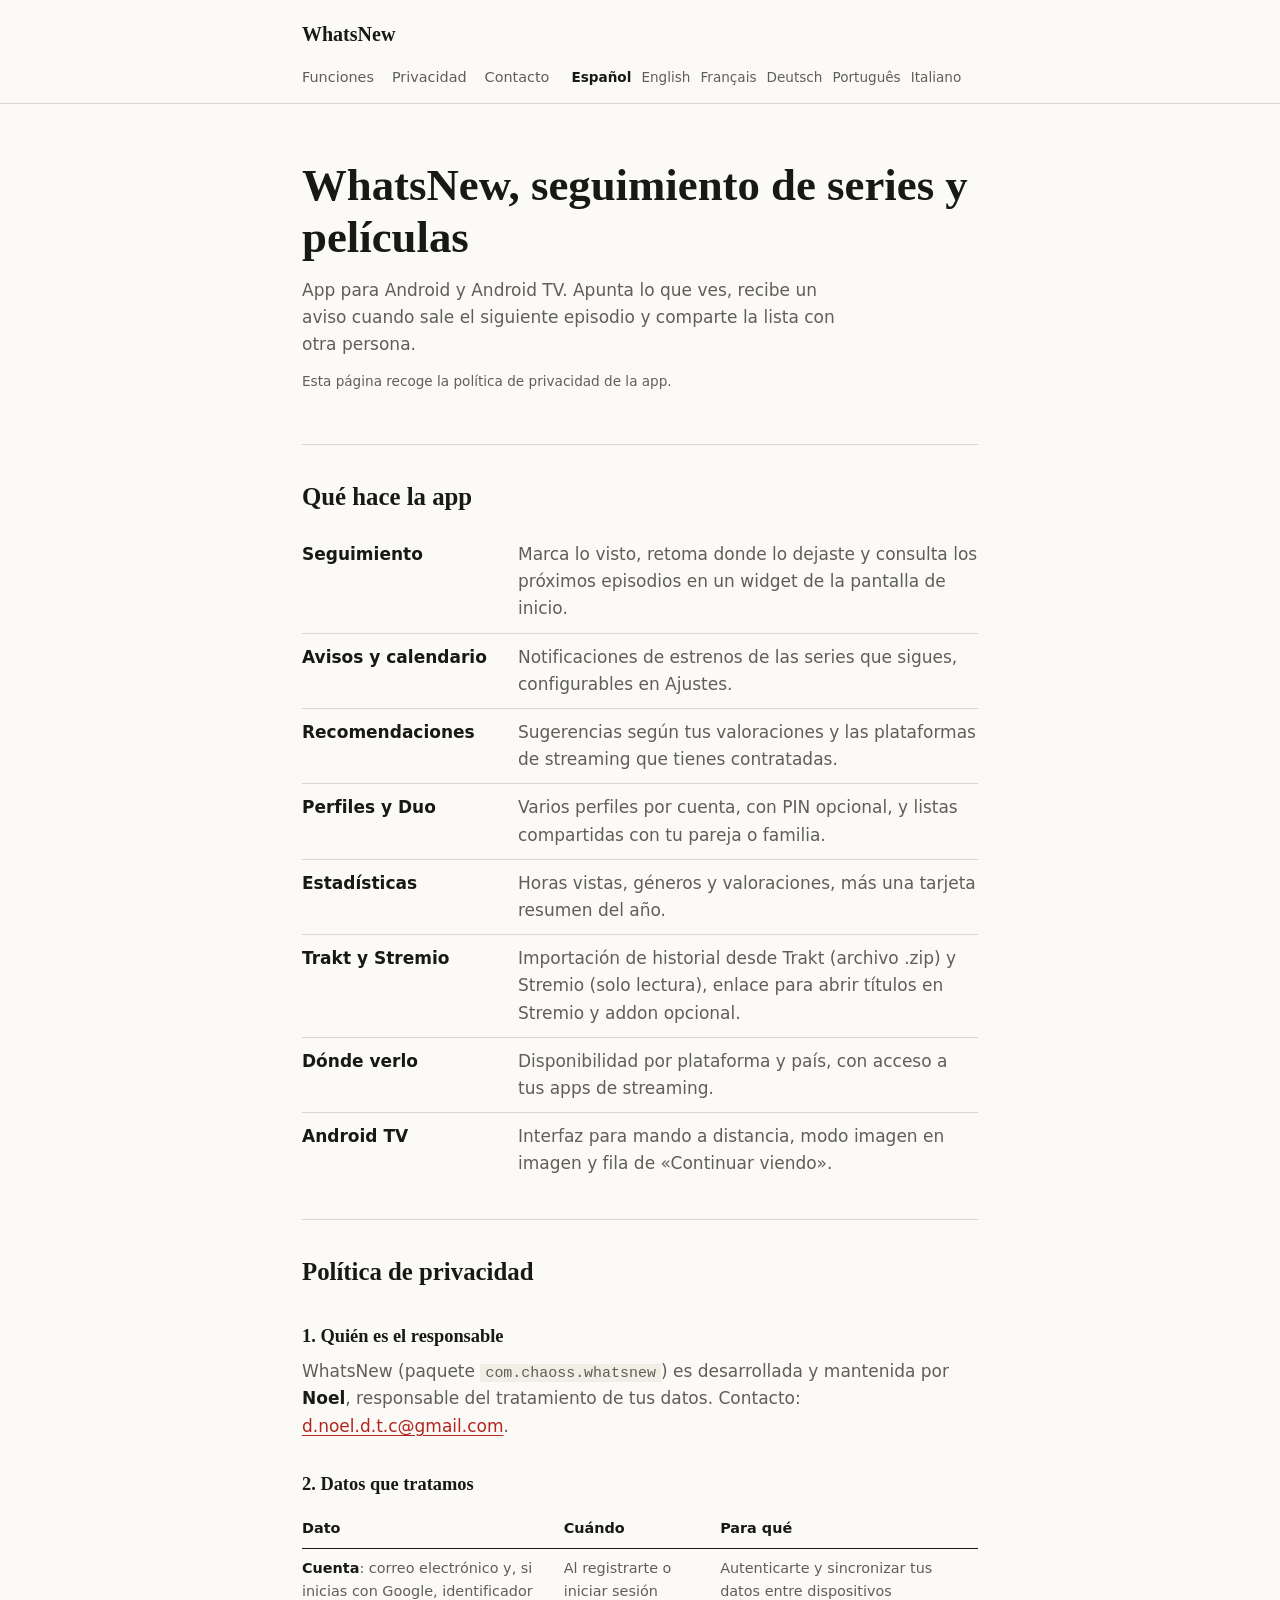
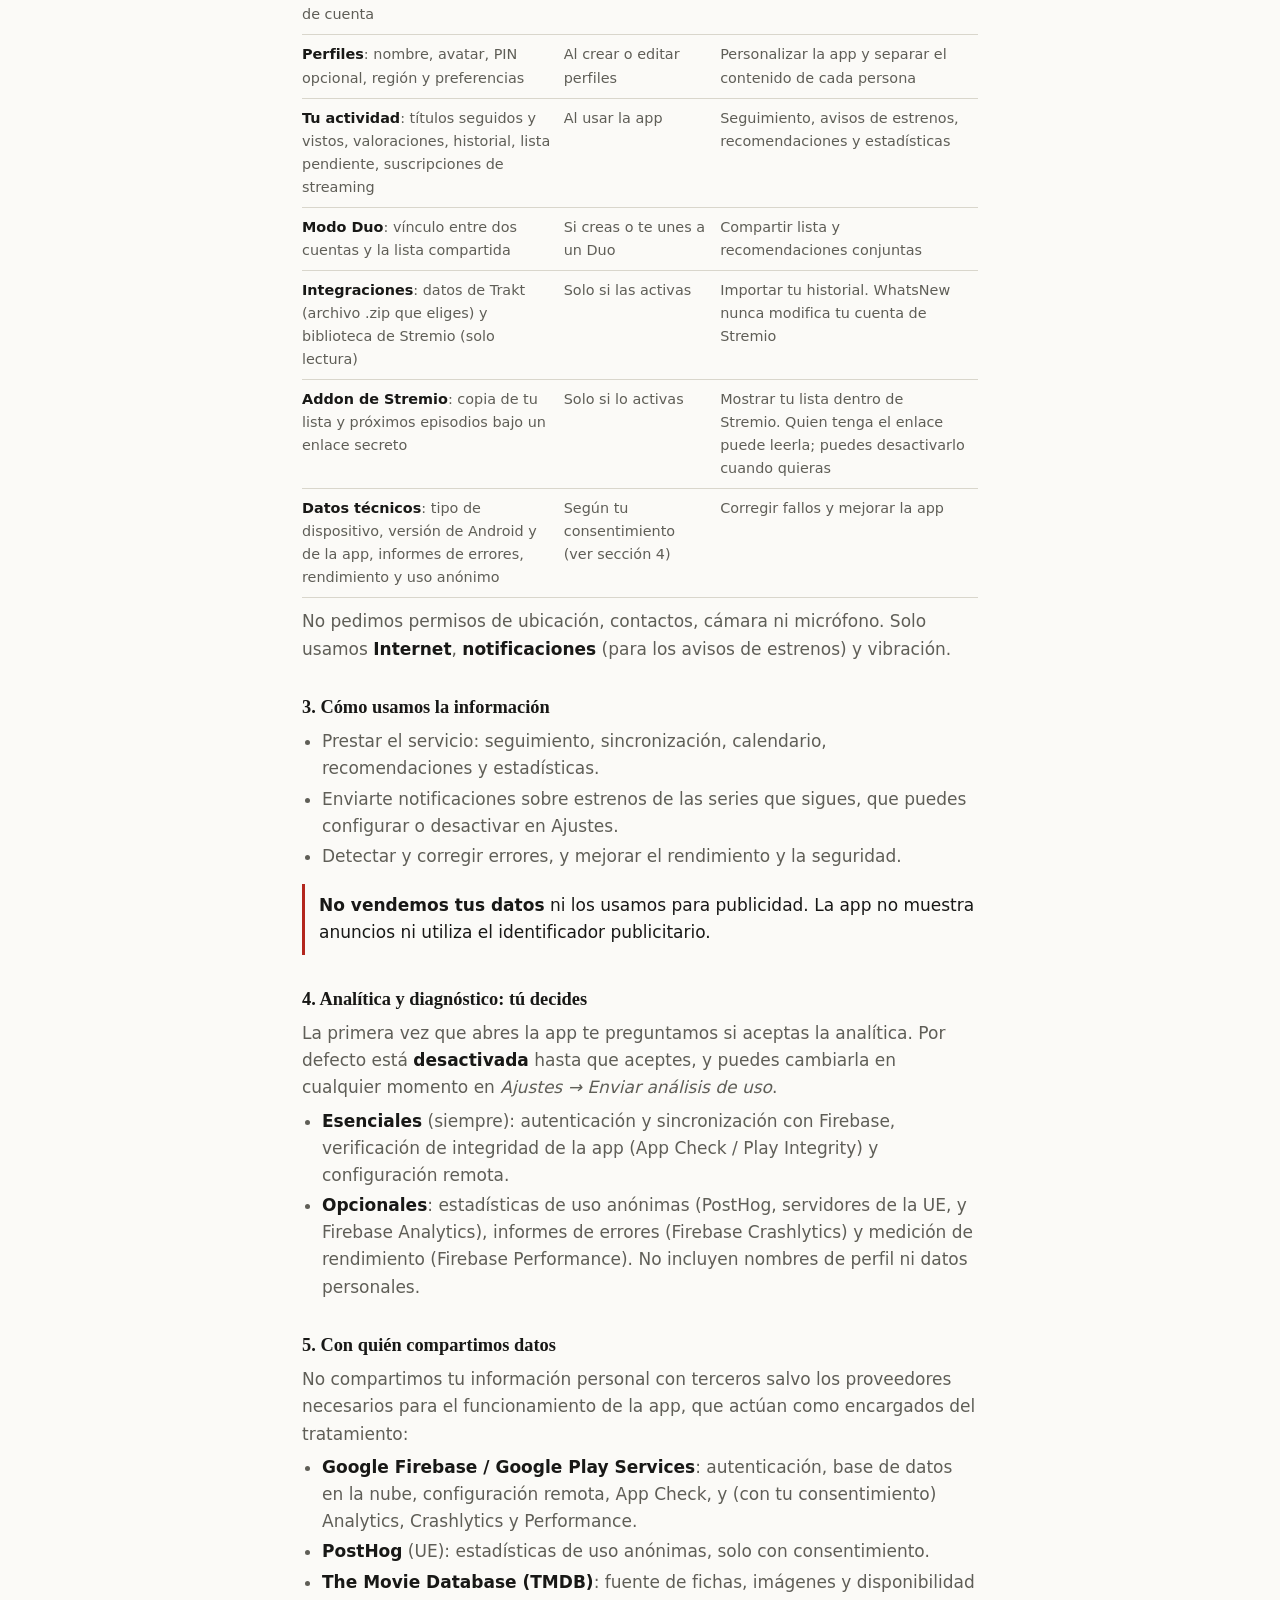
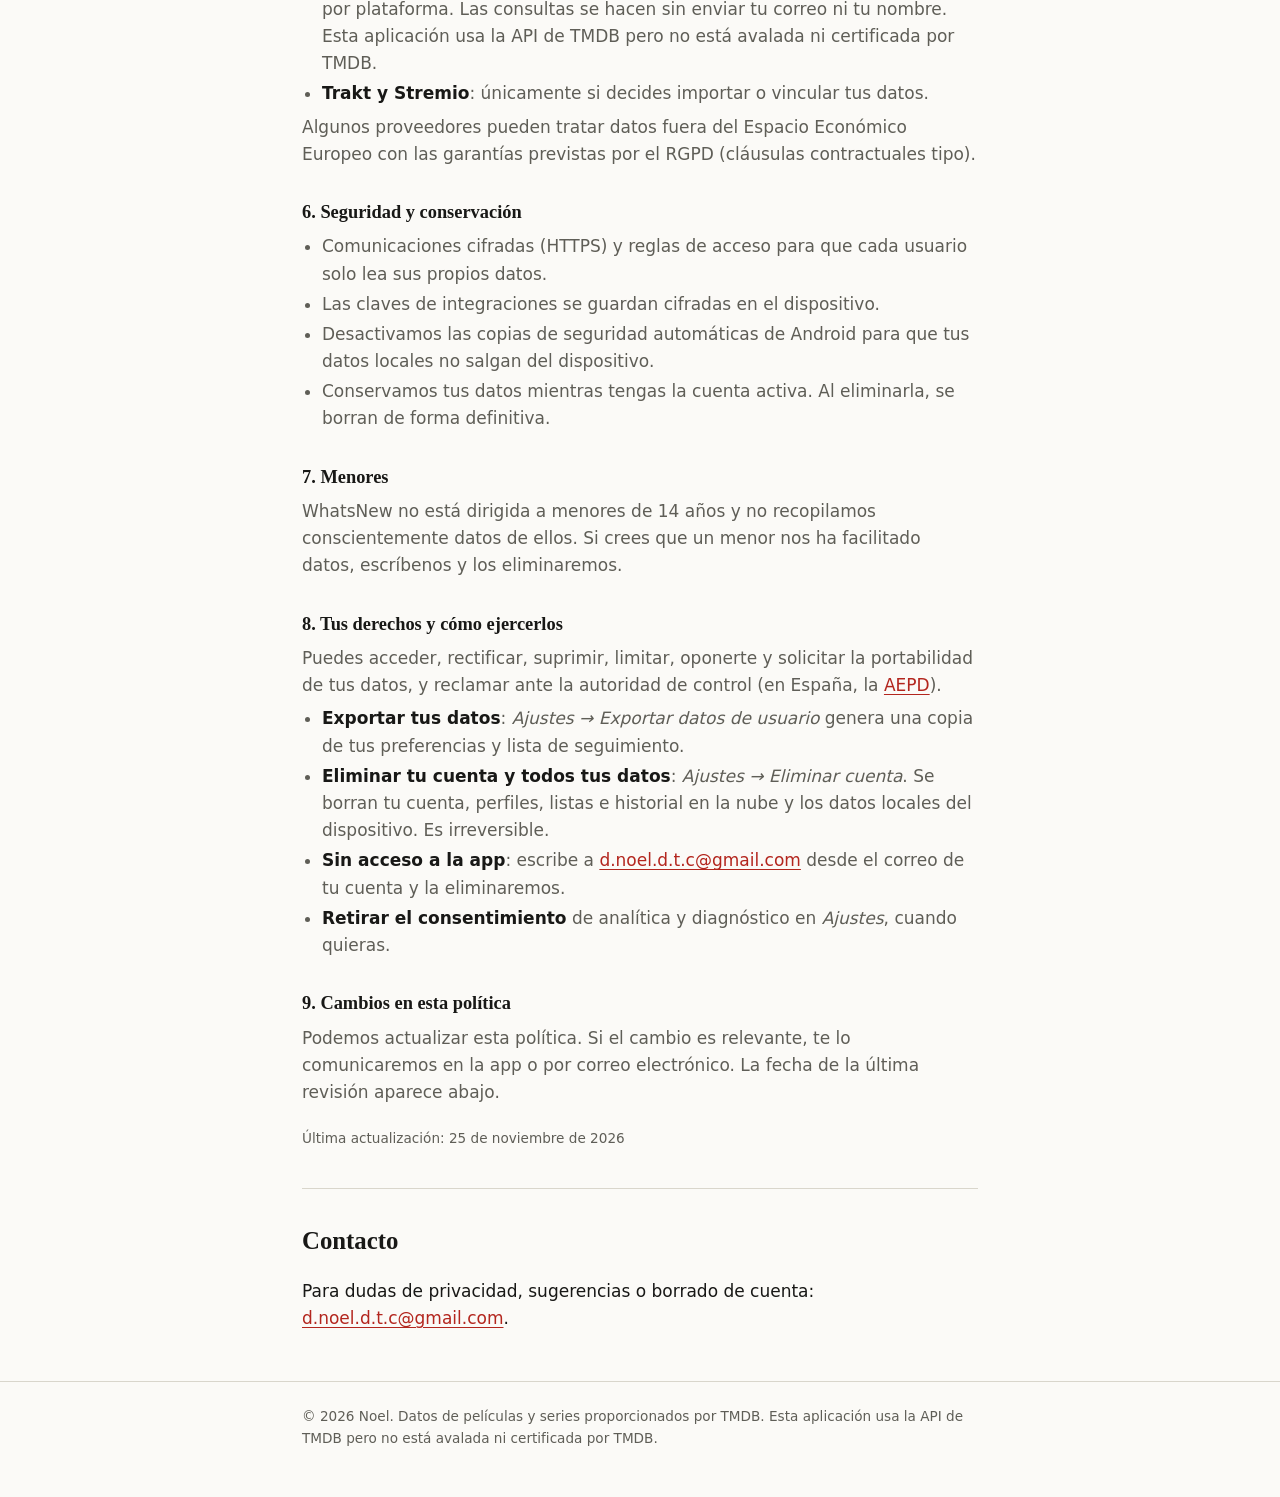
<file: index.html>
<!DOCTYPE html>
<html lang="es">
<head>
  <meta charset="UTF-8">
  <meta name="viewport" content="width=device-width, initial-scale=1.0">
  <title>WhatsNew · Seguimiento de series y películas</title>
  <meta name="description" content="WhatsNew: sigue series y películas, recibe avisos de estrenos y comparte tu lista. Política de privacidad.">
  <link rel="alternate" hreflang="es" href="https://noeldtc.github.io/whatsnew/">
  <link rel="alternate" hreflang="en" href="https://noeldtc.github.io/whatsnew/en/">
  <link rel="alternate" hreflang="fr" href="https://noeldtc.github.io/whatsnew/fr/">
  <link rel="alternate" hreflang="de" href="https://noeldtc.github.io/whatsnew/de/">
  <link rel="alternate" hreflang="pt" href="https://noeldtc.github.io/whatsnew/pt/">
  <link rel="alternate" hreflang="it" href="https://noeldtc.github.io/whatsnew/it/">
  <link rel="stylesheet" href="style.css">
</head>
<body>
  <header class="top">
    <div class="wrap">
      <a class="brand" href="#top">WhatsNew</a>
      <div class="right">
        <nav>
          <a href="#funciones">Funciones</a>
          <a href="#privacidad">Privacidad</a>
          <a href="#contacto">Contacto</a>
        </nav>
        <div class="langs" aria-label="Language"><a href="./" hreflang="es" lang="es" aria-current="page">Español</a> <a href="en/" hreflang="en" lang="en">English</a> <a href="fr/" hreflang="fr" lang="fr">Français</a> <a href="de/" hreflang="de" lang="de">Deutsch</a> <a href="pt/" hreflang="pt" lang="pt">Português</a> <a href="it/" hreflang="it" lang="it">Italiano</a></div>
      </div>
    </div>
  </header>

  <div class="wrap intro" id="top">
    <h1>WhatsNew, seguimiento de series y películas</h1>
    <p>App para Android y Android TV. Apunta lo que ves, recibe un aviso cuando sale el siguiente episodio y comparte la lista con otra persona.</p>
    <p class="meta">Esta página recoge la política de privacidad de la app.</p>
  </div>

  <main class="wrap">
    <section id="funciones">
      <h2>Qué hace la app</h2>
      <dl class="features">
        <div><dt>Seguimiento</dt><dd>Marca lo visto, retoma donde lo dejaste y consulta los próximos episodios en un widget de la pantalla de inicio.</dd></div>
        <div><dt>Avisos y calendario</dt><dd>Notificaciones de estrenos de las series que sigues, configurables en Ajustes.</dd></div>
        <div><dt>Recomendaciones</dt><dd>Sugerencias según tus valoraciones y las plataformas de streaming que tienes contratadas.</dd></div>
        <div><dt>Perfiles y Duo</dt><dd>Varios perfiles por cuenta, con PIN opcional, y listas compartidas con tu pareja o familia.</dd></div>
        <div><dt>Estadísticas</dt><dd>Horas vistas, géneros y valoraciones, más una tarjeta resumen del año.</dd></div>
        <div><dt>Trakt y Stremio</dt><dd>Importación de historial desde Trakt (archivo .zip) y Stremio (solo lectura), enlace para abrir títulos en Stremio y addon opcional.</dd></div>
        <div><dt>Dónde verlo</dt><dd>Disponibilidad por plataforma y país, con acceso a tus apps de streaming.</dd></div>
        <div><dt>Android TV</dt><dd>Interfaz para mando a distancia, modo imagen en imagen y fila de «Continuar viendo».</dd></div>
      </dl>
    </section>

    <section id="privacidad">
      <h2>Política de privacidad</h2>

      <div class="policy">
        <h3>1. Quién es el responsable</h3>
        <p>WhatsNew (paquete <code>com.chaoss.whatsnew</code>) es desarrollada y mantenida por <strong>Noel</strong>, responsable del tratamiento de tus datos. Contacto: <a href="mailto:d.noel.d.t.c@gmail.com">d.noel.d.t.c@gmail.com</a>.</p>

        <h3>2. Datos que tratamos</h3>
        <div class="table-wrap">
          <table>
            <thead><tr><th>Dato</th><th>Cuándo</th><th>Para qué</th></tr></thead>
            <tbody>
              <tr><td><strong>Cuenta</strong>: correo electrónico y, si inicias con Google, identificador de cuenta</td><td>Al registrarte o iniciar sesión</td><td>Autenticarte y sincronizar tus datos entre dispositivos</td></tr>
              <tr><td><strong>Perfiles</strong>: nombre, avatar, PIN opcional, región y preferencias</td><td>Al crear o editar perfiles</td><td>Personalizar la app y separar el contenido de cada persona</td></tr>
              <tr><td><strong>Tu actividad</strong>: títulos seguidos y vistos, valoraciones, historial, lista pendiente, suscripciones de streaming</td><td>Al usar la app</td><td>Seguimiento, avisos de estrenos, recomendaciones y estadísticas</td></tr>
              <tr><td><strong>Modo Duo</strong>: vínculo entre dos cuentas y la lista compartida</td><td>Si creas o te unes a un Duo</td><td>Compartir lista y recomendaciones conjuntas</td></tr>
              <tr><td><strong>Integraciones</strong>: datos de Trakt (archivo .zip que eliges) y biblioteca de Stremio (solo lectura)</td><td>Solo si las activas</td><td>Importar tu historial. WhatsNew nunca modifica tu cuenta de Stremio</td></tr>
              <tr><td><strong>Addon de Stremio</strong>: copia de tu lista y próximos episodios bajo un enlace secreto</td><td>Solo si lo activas</td><td>Mostrar tu lista dentro de Stremio. Quien tenga el enlace puede leerla; puedes desactivarlo cuando quieras</td></tr>
              <tr><td><strong>Datos técnicos</strong>: tipo de dispositivo, versión de Android y de la app, informes de errores, rendimiento y uso anónimo</td><td>Según tu consentimiento (ver sección 4)</td><td>Corregir fallos y mejorar la app</td></tr>
            </tbody>
          </table>
        </div>
        <p>No pedimos permisos de ubicación, contactos, cámara ni micrófono. Solo usamos <strong>Internet</strong>, <strong>notificaciones</strong> (para los avisos de estrenos) y vibración.</p>

        <h3>3. Cómo usamos la información</h3>
        <ul>
          <li>Prestar el servicio: seguimiento, sincronización, calendario, recomendaciones y estadísticas.</li>
          <li>Enviarte notificaciones sobre estrenos de las series que sigues, que puedes configurar o desactivar en Ajustes.</li>
          <li>Detectar y corregir errores, y mejorar el rendimiento y la seguridad.</li>
        </ul>
        <div class="note"><p><strong>No vendemos tus datos</strong> ni los usamos para publicidad. La app no muestra anuncios ni utiliza el identificador publicitario.</p></div>

        <h3>4. Analítica y diagnóstico: tú decides</h3>
        <p>La primera vez que abres la app te preguntamos si aceptas la analítica. Por defecto está <strong>desactivada</strong> hasta que aceptes, y puedes cambiarla en cualquier momento en <em>Ajustes → Enviar análisis de uso</em>.</p>
        <ul>
          <li><strong>Esenciales</strong> (siempre): autenticación y sincronización con Firebase, verificación de integridad de la app (App Check / Play Integrity) y configuración remota.</li>
          <li><strong>Opcionales</strong>: estadísticas de uso anónimas (PostHog, servidores de la UE, y Firebase Analytics), informes de errores (Firebase Crashlytics) y medición de rendimiento (Firebase Performance). No incluyen nombres de perfil ni datos personales.</li>
        </ul>

        <h3>5. Con quién compartimos datos</h3>
        <p>No compartimos tu información personal con terceros salvo los proveedores necesarios para el funcionamiento de la app, que actúan como encargados del tratamiento:</p>
        <ul>
          <li><strong>Google Firebase / Google Play Services</strong>: autenticación, base de datos en la nube, configuración remota, App Check, y (con tu consentimiento) Analytics, Crashlytics y Performance.</li>
          <li><strong>PostHog</strong> (UE): estadísticas de uso anónimas, solo con consentimiento.</li>
          <li><strong>The Movie Database (TMDB)</strong>: fuente de fichas, imágenes y disponibilidad por plataforma. Las consultas se hacen sin enviar tu correo ni tu nombre. Esta aplicación usa la API de TMDB pero no está avalada ni certificada por TMDB.</li>
          <li><strong>Trakt y Stremio</strong>: únicamente si decides importar o vincular tus datos.</li>
        </ul>
        <p>Algunos proveedores pueden tratar datos fuera del Espacio Económico Europeo con las garantías previstas por el RGPD (cláusulas contractuales tipo).</p>

        <h3>6. Seguridad y conservación</h3>
        <ul>
          <li>Comunicaciones cifradas (HTTPS) y reglas de acceso para que cada usuario solo lea sus propios datos.</li>
          <li>Las claves de integraciones se guardan cifradas en el dispositivo.</li>
          <li>Desactivamos las copias de seguridad automáticas de Android para que tus datos locales no salgan del dispositivo.</li>
          <li>Conservamos tus datos mientras tengas la cuenta activa. Al eliminarla, se borran de forma definitiva.</li>
        </ul>

        <h3>7. Menores</h3>
        <p>WhatsNew no está dirigida a menores de 14 años y no recopilamos conscientemente datos de ellos. Si crees que un menor nos ha facilitado datos, escríbenos y los eliminaremos.</p>

        <h3 id="derechos">8. Tus derechos y cómo ejercerlos</h3>
        <p>Puedes acceder, rectificar, suprimir, limitar, oponerte y solicitar la portabilidad de tus datos, y reclamar ante la autoridad de control (en España, la <a href="https://www.aepd.es" rel="noopener">AEPD</a>).</p>
        <ul>
          <li><strong>Exportar tus datos</strong>: <em>Ajustes → Exportar datos de usuario</em> genera una copia de tus preferencias y lista de seguimiento.</li>
          <li><strong>Eliminar tu cuenta y todos tus datos</strong>: <em>Ajustes → Eliminar cuenta</em>. Se borran tu cuenta, perfiles, listas e historial en la nube y los datos locales del dispositivo. Es irreversible.</li>
          <li><strong>Sin acceso a la app</strong>: escribe a <a href="mailto:d.noel.d.t.c@gmail.com?subject=WhatsNew%20-%20Eliminar%20datos">d.noel.d.t.c@gmail.com</a> desde el correo de tu cuenta y la eliminaremos.</li>
          <li><strong>Retirar el consentimiento</strong> de analítica y diagnóstico en <em>Ajustes</em>, cuando quieras.</li>
        </ul>

        <h3>9. Cambios en esta política</h3>
        <p>Podemos actualizar esta política. Si el cambio es relevante, te lo comunicaremos en la app o por correo electrónico. La fecha de la última revisión aparece abajo.</p>
        <p class="updated">Última actualización: 25 de noviembre de 2026</p>
      </div>
    </section>

    <section id="contacto">
      <h2>Contacto</h2>
      <p>Para dudas de privacidad, sugerencias o borrado de cuenta: <a href="mailto:d.noel.d.t.c@gmail.com">d.noel.d.t.c@gmail.com</a>.</p>
    </section>
  </main>

  <footer>
    <div class="wrap">
      © 2026 Noel. Datos de películas y series proporcionados por TMDB. Esta aplicación usa la API de TMDB pero no está avalada ni certificada por TMDB.
    </div>
  </footer>
</body>
</html>
</file>
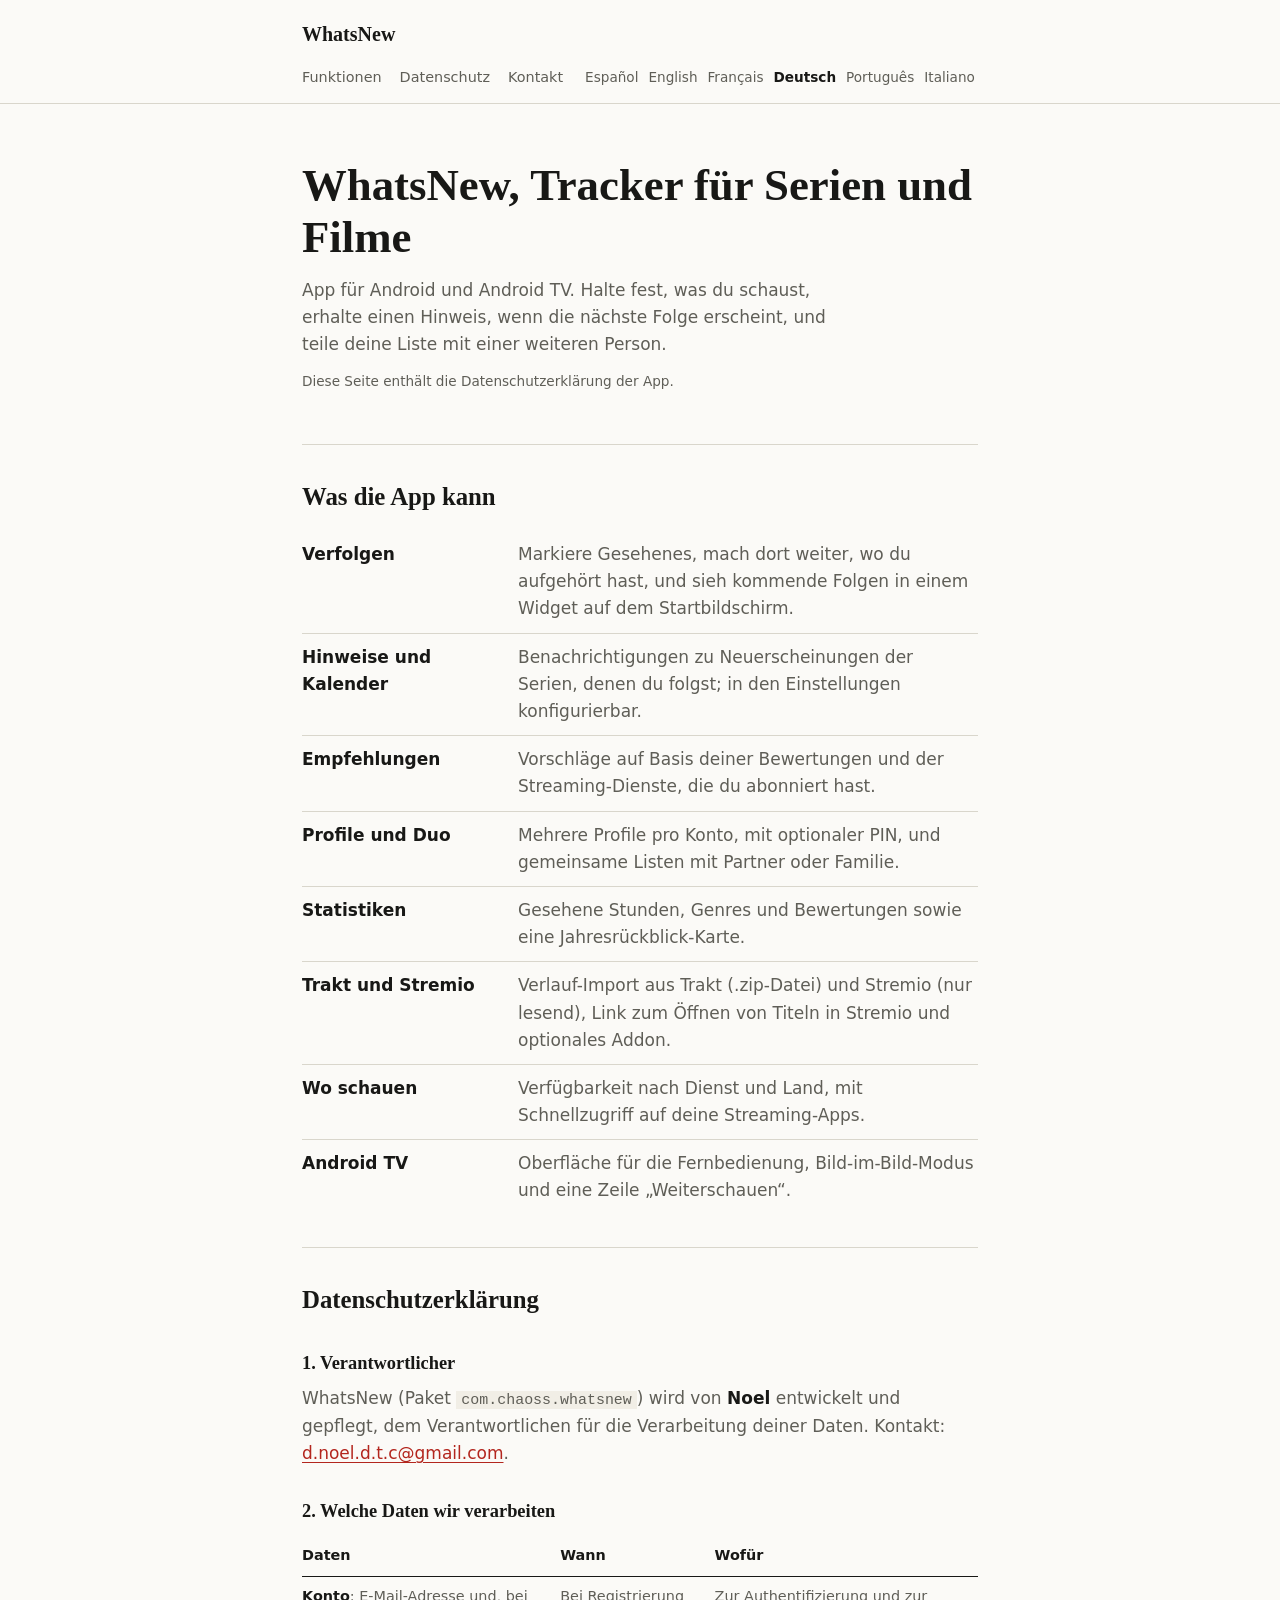
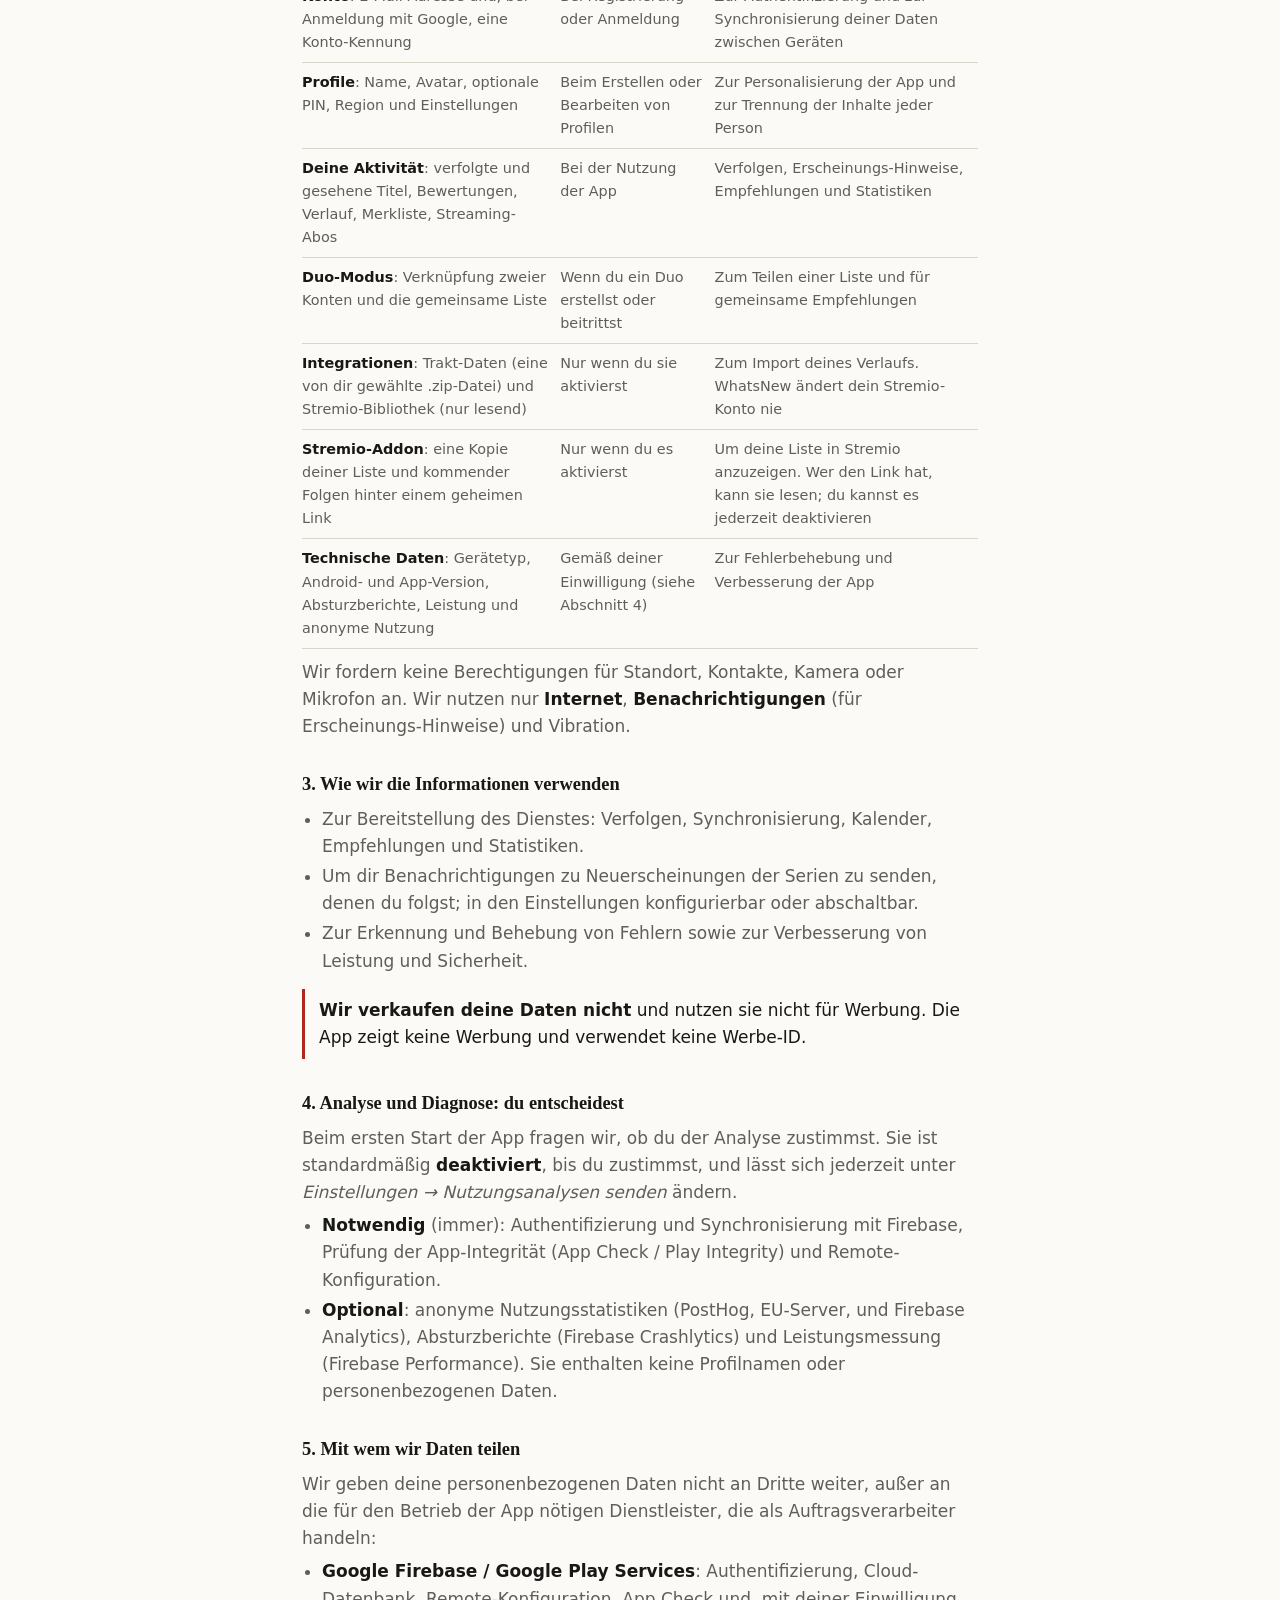
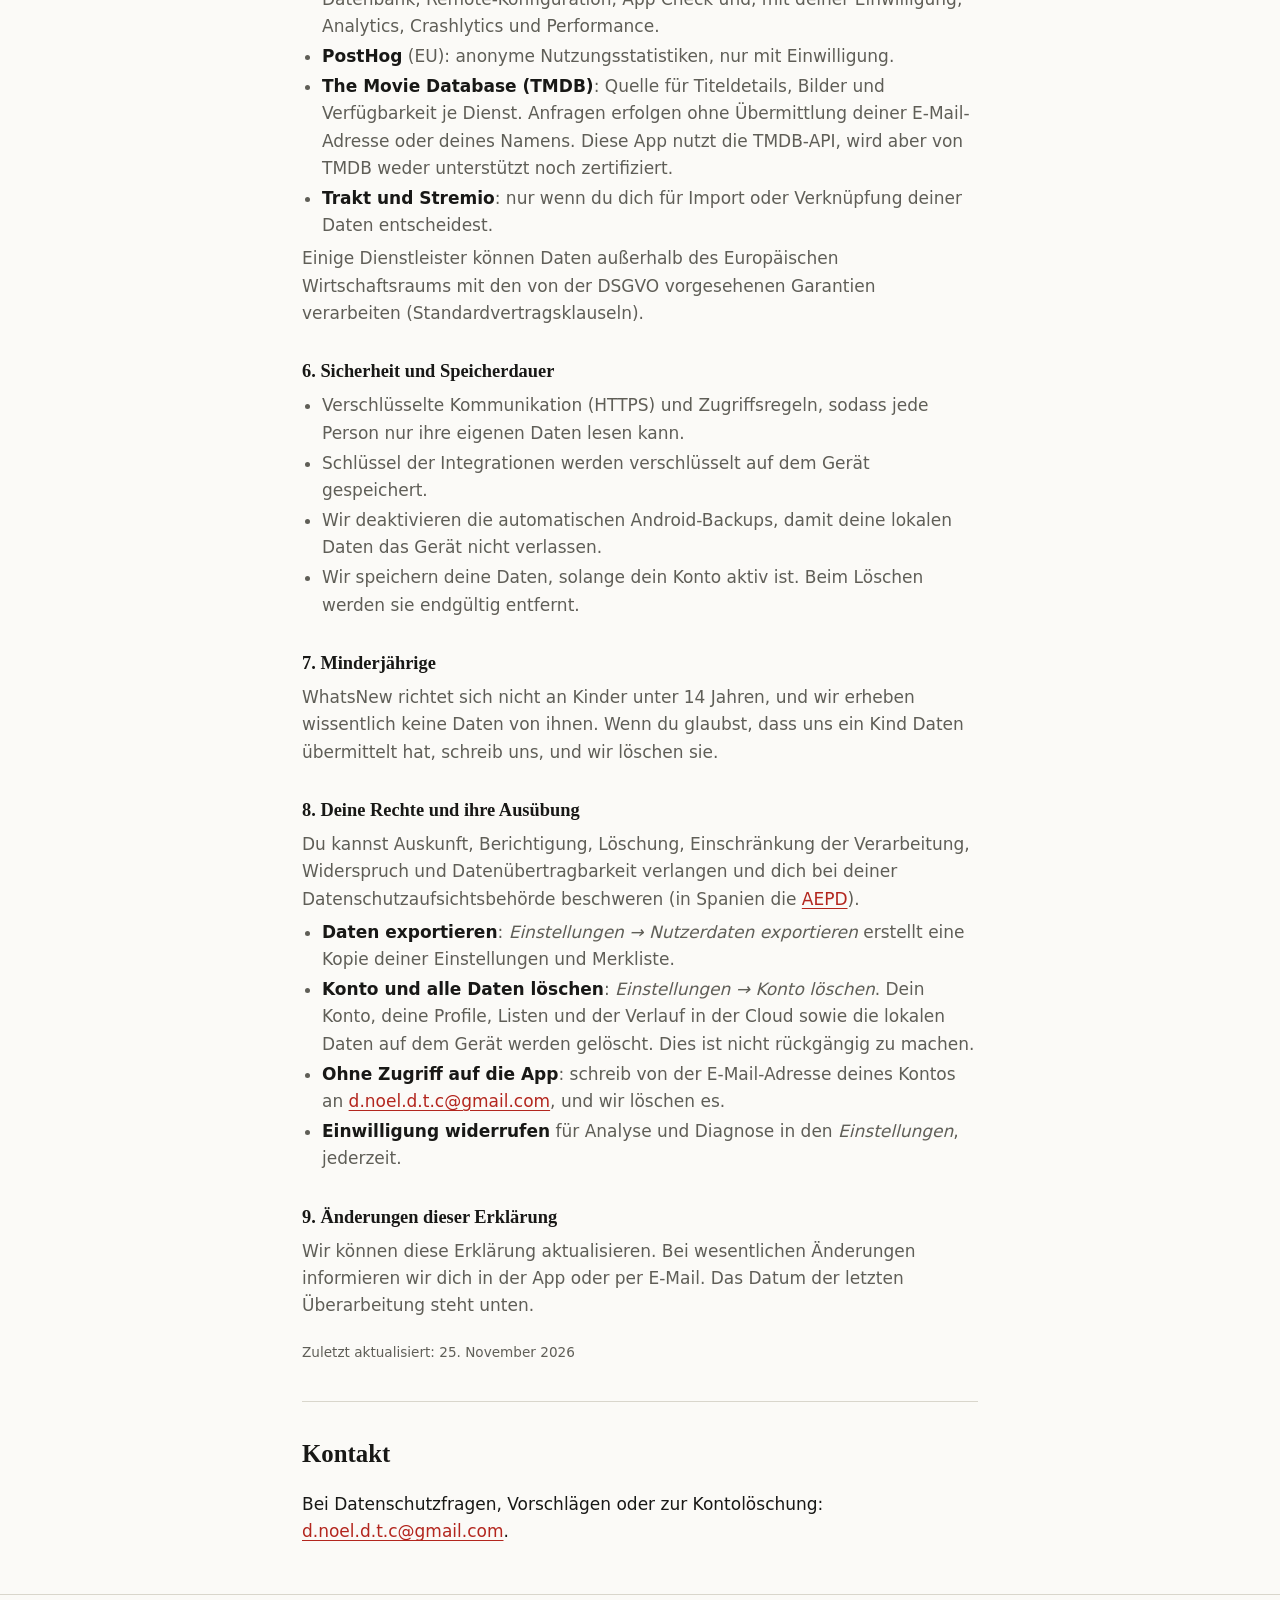
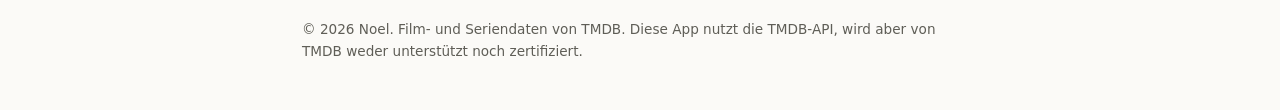
<file: de/index.html>
<!DOCTYPE html>
<html lang="de">
<head>
  <meta charset="UTF-8">
  <meta name="viewport" content="width=device-width, initial-scale=1.0">
  <title>WhatsNew · Serien- und Film-Tracker</title>
  <meta name="description" content="WhatsNew: Serien und Filme verfolgen, Erscheinungs-Hinweise erhalten und die Liste teilen. Datenschutzerklärung.">
  <link rel="alternate" hreflang="es" href="https://noeldtc.github.io/whatsnew/">
  <link rel="alternate" hreflang="en" href="https://noeldtc.github.io/whatsnew/en/">
  <link rel="alternate" hreflang="fr" href="https://noeldtc.github.io/whatsnew/fr/">
  <link rel="alternate" hreflang="de" href="https://noeldtc.github.io/whatsnew/de/">
  <link rel="alternate" hreflang="pt" href="https://noeldtc.github.io/whatsnew/pt/">
  <link rel="alternate" hreflang="it" href="https://noeldtc.github.io/whatsnew/it/">
  <link rel="stylesheet" href="../style.css">
</head>
<body>
  <header class="top">
    <div class="wrap">
      <a class="brand" href="#top">WhatsNew</a>
      <div class="right">
        <nav>
          <a href="#funciones">Funktionen</a>
          <a href="#privacidad">Datenschutz</a>
          <a href="#contacto">Kontakt</a>
        </nav>
        <div class="langs" aria-label="Language"><a href="../" hreflang="es" lang="es">Español</a> <a href="../en/" hreflang="en" lang="en">English</a> <a href="../fr/" hreflang="fr" lang="fr">Français</a> <a href="./" hreflang="de" lang="de" aria-current="page">Deutsch</a> <a href="../pt/" hreflang="pt" lang="pt">Português</a> <a href="../it/" hreflang="it" lang="it">Italiano</a></div>
      </div>
    </div>
  </header>

  <div class="wrap intro" id="top">
    <h1>WhatsNew, Tracker für Serien und Filme</h1>
    <p>App für Android und Android TV. Halte fest, was du schaust, erhalte einen Hinweis, wenn die nächste Folge erscheint, und teile deine Liste mit einer weiteren Person.</p>
    <p class="meta">Diese Seite enthält die Datenschutzerklärung der App.</p>
  </div>

  <main class="wrap">
    <section id="funciones">
      <h2>Was die App kann</h2>
      <dl class="features">
        <div><dt>Verfolgen</dt><dd>Markiere Gesehenes, mach dort weiter, wo du aufgehört hast, und sieh kommende Folgen in einem Widget auf dem Startbildschirm.</dd></div>
        <div><dt>Hinweise und Kalender</dt><dd>Benachrichtigungen zu Neuerscheinungen der Serien, denen du folgst; in den Einstellungen konfigurierbar.</dd></div>
        <div><dt>Empfehlungen</dt><dd>Vorschläge auf Basis deiner Bewertungen und der Streaming-Dienste, die du abonniert hast.</dd></div>
        <div><dt>Profile und Duo</dt><dd>Mehrere Profile pro Konto, mit optionaler PIN, und gemeinsame Listen mit Partner oder Familie.</dd></div>
        <div><dt>Statistiken</dt><dd>Gesehene Stunden, Genres und Bewertungen sowie eine Jahresrückblick-Karte.</dd></div>
        <div><dt>Trakt und Stremio</dt><dd>Verlauf-Import aus Trakt (.zip-Datei) und Stremio (nur lesend), Link zum Öffnen von Titeln in Stremio und optionales Addon.</dd></div>
        <div><dt>Wo schauen</dt><dd>Verfügbarkeit nach Dienst und Land, mit Schnellzugriff auf deine Streaming-Apps.</dd></div>
        <div><dt>Android TV</dt><dd>Oberfläche für die Fernbedienung, Bild-im-Bild-Modus und eine Zeile „Weiterschauen“.</dd></div>
      </dl>
    </section>

    <section id="privacidad">
      <h2>Datenschutzerklärung</h2>

      <div class="policy">
        <h3>1. Verantwortlicher</h3>
        <p>WhatsNew (Paket <code>com.chaoss.whatsnew</code>) wird von <strong>Noel</strong> entwickelt und gepflegt, dem Verantwortlichen für die Verarbeitung deiner Daten. Kontakt: <a href="mailto:d.noel.d.t.c@gmail.com">d.noel.d.t.c@gmail.com</a>.</p>

        <h3>2. Welche Daten wir verarbeiten</h3>
        <div class="table-wrap">
          <table>
            <thead><tr><th>Daten</th><th>Wann</th><th>Wofür</th></tr></thead>
            <tbody>
              <tr><td><strong>Konto</strong>: E-Mail-Adresse und, bei Anmeldung mit Google, eine Konto-Kennung</td><td>Bei Registrierung oder Anmeldung</td><td>Zur Authentifizierung und zur Synchronisierung deiner Daten zwischen Geräten</td></tr>
              <tr><td><strong>Profile</strong>: Name, Avatar, optionale PIN, Region und Einstellungen</td><td>Beim Erstellen oder Bearbeiten von Profilen</td><td>Zur Personalisierung der App und zur Trennung der Inhalte jeder Person</td></tr>
              <tr><td><strong>Deine Aktivität</strong>: verfolgte und gesehene Titel, Bewertungen, Verlauf, Merkliste, Streaming-Abos</td><td>Bei der Nutzung der App</td><td>Verfolgen, Erscheinungs-Hinweise, Empfehlungen und Statistiken</td></tr>
              <tr><td><strong>Duo-Modus</strong>: Verknüpfung zweier Konten und die gemeinsame Liste</td><td>Wenn du ein Duo erstellst oder beitrittst</td><td>Zum Teilen einer Liste und für gemeinsame Empfehlungen</td></tr>
              <tr><td><strong>Integrationen</strong>: Trakt-Daten (eine von dir gewählte .zip-Datei) und Stremio-Bibliothek (nur lesend)</td><td>Nur wenn du sie aktivierst</td><td>Zum Import deines Verlaufs. WhatsNew ändert dein Stremio-Konto nie</td></tr>
              <tr><td><strong>Stremio-Addon</strong>: eine Kopie deiner Liste und kommender Folgen hinter einem geheimen Link</td><td>Nur wenn du es aktivierst</td><td>Um deine Liste in Stremio anzuzeigen. Wer den Link hat, kann sie lesen; du kannst es jederzeit deaktivieren</td></tr>
              <tr><td><strong>Technische Daten</strong>: Gerätetyp, Android- und App-Version, Absturzberichte, Leistung und anonyme Nutzung</td><td>Gemäß deiner Einwilligung (siehe Abschnitt 4)</td><td>Zur Fehlerbehebung und Verbesserung der App</td></tr>
            </tbody>
          </table>
        </div>
        <p>Wir fordern keine Berechtigungen für Standort, Kontakte, Kamera oder Mikrofon an. Wir nutzen nur <strong>Internet</strong>, <strong>Benachrichtigungen</strong> (für Erscheinungs-Hinweise) und Vibration.</p>

        <h3>3. Wie wir die Informationen verwenden</h3>
        <ul>
          <li>Zur Bereitstellung des Dienstes: Verfolgen, Synchronisierung, Kalender, Empfehlungen und Statistiken.</li>
          <li>Um dir Benachrichtigungen zu Neuerscheinungen der Serien zu senden, denen du folgst; in den Einstellungen konfigurierbar oder abschaltbar.</li>
          <li>Zur Erkennung und Behebung von Fehlern sowie zur Verbesserung von Leistung und Sicherheit.</li>
        </ul>
        <div class="note"><p><strong>Wir verkaufen deine Daten nicht</strong> und nutzen sie nicht für Werbung. Die App zeigt keine Werbung und verwendet keine Werbe-ID.</p></div>

        <h3>4. Analyse und Diagnose: du entscheidest</h3>
        <p>Beim ersten Start der App fragen wir, ob du der Analyse zustimmst. Sie ist standardmäßig <strong>deaktiviert</strong>, bis du zustimmst, und lässt sich jederzeit unter <em>Einstellungen → Nutzungsanalysen senden</em> ändern.</p>
        <ul>
          <li><strong>Notwendig</strong> (immer): Authentifizierung und Synchronisierung mit Firebase, Prüfung der App-Integrität (App Check / Play Integrity) und Remote-Konfiguration.</li>
          <li><strong>Optional</strong>: anonyme Nutzungsstatistiken (PostHog, EU-Server, und Firebase Analytics), Absturzberichte (Firebase Crashlytics) und Leistungsmessung (Firebase Performance). Sie enthalten keine Profilnamen oder personenbezogenen Daten.</li>
        </ul>

        <h3>5. Mit wem wir Daten teilen</h3>
        <p>Wir geben deine personenbezogenen Daten nicht an Dritte weiter, außer an die für den Betrieb der App nötigen Dienstleister, die als Auftragsverarbeiter handeln:</p>
        <ul>
          <li><strong>Google Firebase / Google Play Services</strong>: Authentifizierung, Cloud-Datenbank, Remote-Konfiguration, App Check und, mit deiner Einwilligung, Analytics, Crashlytics und Performance.</li>
          <li><strong>PostHog</strong> (EU): anonyme Nutzungsstatistiken, nur mit Einwilligung.</li>
          <li><strong>The Movie Database (TMDB)</strong>: Quelle für Titeldetails, Bilder und Verfügbarkeit je Dienst. Anfragen erfolgen ohne Übermittlung deiner E-Mail-Adresse oder deines Namens. Diese App nutzt die TMDB-API, wird aber von TMDB weder unterstützt noch zertifiziert.</li>
          <li><strong>Trakt und Stremio</strong>: nur wenn du dich für Import oder Verknüpfung deiner Daten entscheidest.</li>
        </ul>
        <p>Einige Dienstleister können Daten außerhalb des Europäischen Wirtschaftsraums mit den von der DSGVO vorgesehenen Garantien verarbeiten (Standardvertragsklauseln).</p>

        <h3>6. Sicherheit und Speicherdauer</h3>
        <ul>
          <li>Verschlüsselte Kommunikation (HTTPS) und Zugriffsregeln, sodass jede Person nur ihre eigenen Daten lesen kann.</li>
          <li>Schlüssel der Integrationen werden verschlüsselt auf dem Gerät gespeichert.</li>
          <li>Wir deaktivieren die automatischen Android-Backups, damit deine lokalen Daten das Gerät nicht verlassen.</li>
          <li>Wir speichern deine Daten, solange dein Konto aktiv ist. Beim Löschen werden sie endgültig entfernt.</li>
        </ul>

        <h3>7. Minderjährige</h3>
        <p>WhatsNew richtet sich nicht an Kinder unter 14 Jahren, und wir erheben wissentlich keine Daten von ihnen. Wenn du glaubst, dass uns ein Kind Daten übermittelt hat, schreib uns, und wir löschen sie.</p>

        <h3 id="derechos">8. Deine Rechte und ihre Ausübung</h3>
        <p>Du kannst Auskunft, Berichtigung, Löschung, Einschränkung der Verarbeitung, Widerspruch und Datenübertragbarkeit verlangen und dich bei deiner Datenschutzaufsichtsbehörde beschweren (in Spanien die <a href="https://www.aepd.es" rel="noopener">AEPD</a>).</p>
        <ul>
          <li><strong>Daten exportieren</strong>: <em>Einstellungen → Nutzerdaten exportieren</em> erstellt eine Kopie deiner Einstellungen und Merkliste.</li>
          <li><strong>Konto und alle Daten löschen</strong>: <em>Einstellungen → Konto löschen</em>. Dein Konto, deine Profile, Listen und der Verlauf in der Cloud sowie die lokalen Daten auf dem Gerät werden gelöscht. Dies ist nicht rückgängig zu machen.</li>
          <li><strong>Ohne Zugriff auf die App</strong>: schreib von der E-Mail-Adresse deines Kontos an <a href="mailto:d.noel.d.t.c@gmail.com?subject=WhatsNew%20-%20Daten%20l%C3%B6schen">d.noel.d.t.c@gmail.com</a>, und wir löschen es.</li>
          <li><strong>Einwilligung widerrufen</strong> für Analyse und Diagnose in den <em>Einstellungen</em>, jederzeit.</li>
        </ul>

        <h3>9. Änderungen dieser Erklärung</h3>
        <p>Wir können diese Erklärung aktualisieren. Bei wesentlichen Änderungen informieren wir dich in der App oder per E-Mail. Das Datum der letzten Überarbeitung steht unten.</p>
        <p class="updated">Zuletzt aktualisiert: 25. November 2026</p>
      </div>
    </section>

    <section id="contacto">
      <h2>Kontakt</h2>
      <p>Bei Datenschutzfragen, Vorschlägen oder zur Kontolöschung: <a href="mailto:d.noel.d.t.c@gmail.com">d.noel.d.t.c@gmail.com</a>.</p>
    </section>
  </main>

  <footer>
    <div class="wrap">
      © 2026 Noel. Film- und Seriendaten von TMDB. Diese App nutzt die TMDB-API, wird aber von TMDB weder unterstützt noch zertifiziert.
    </div>
  </footer>
</body>
</html>
</file>
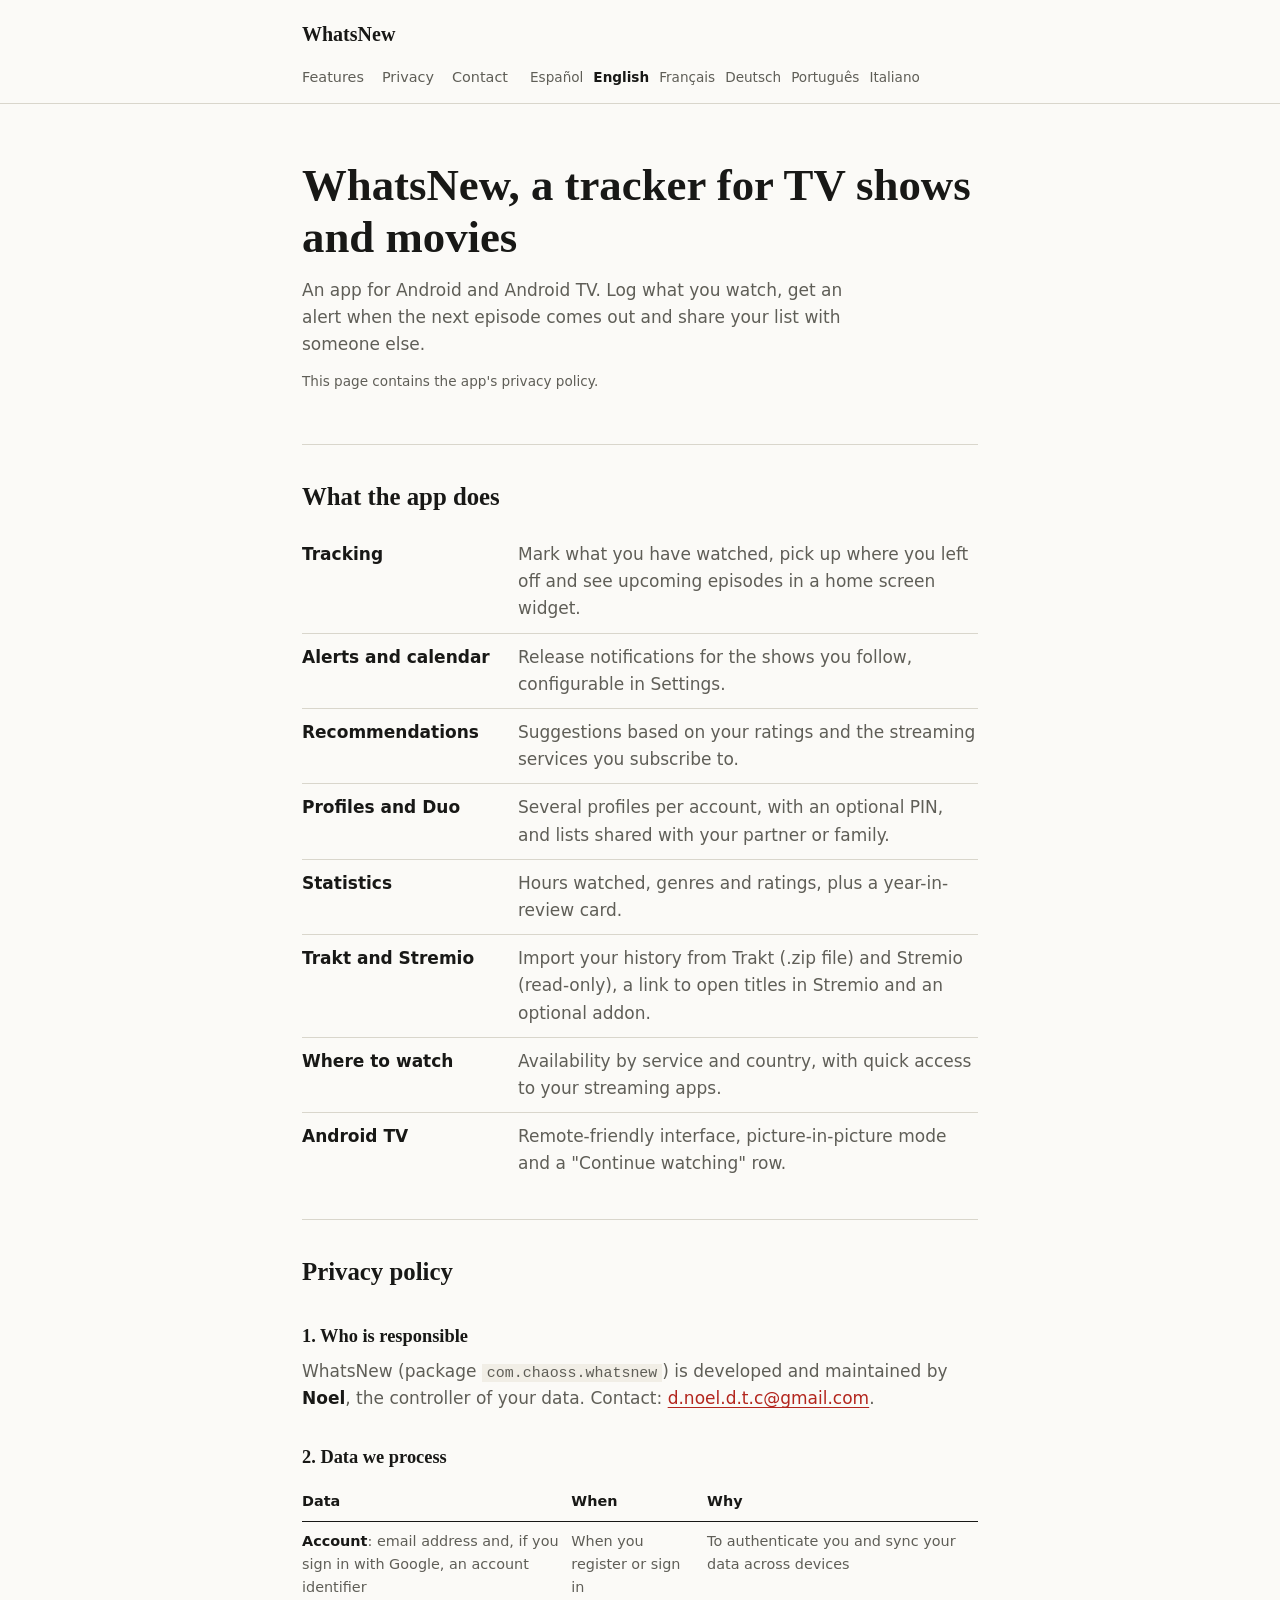
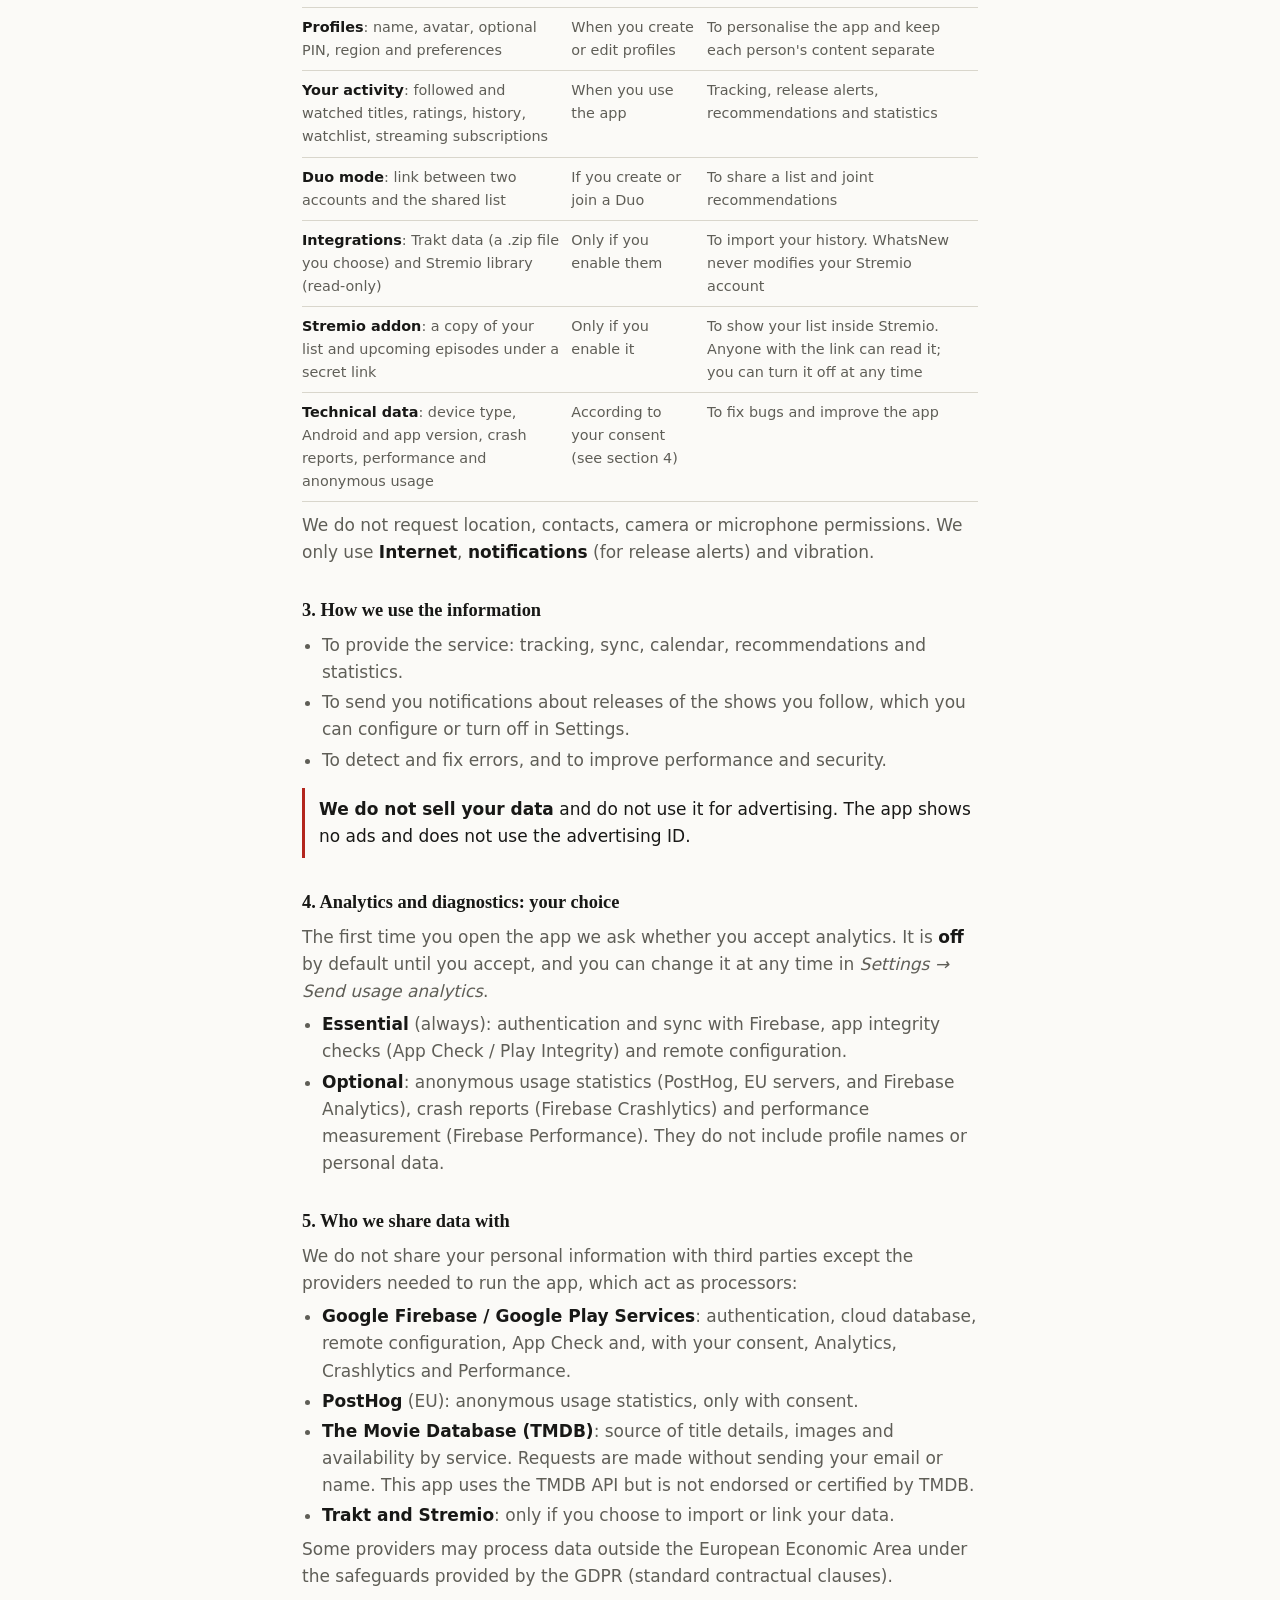
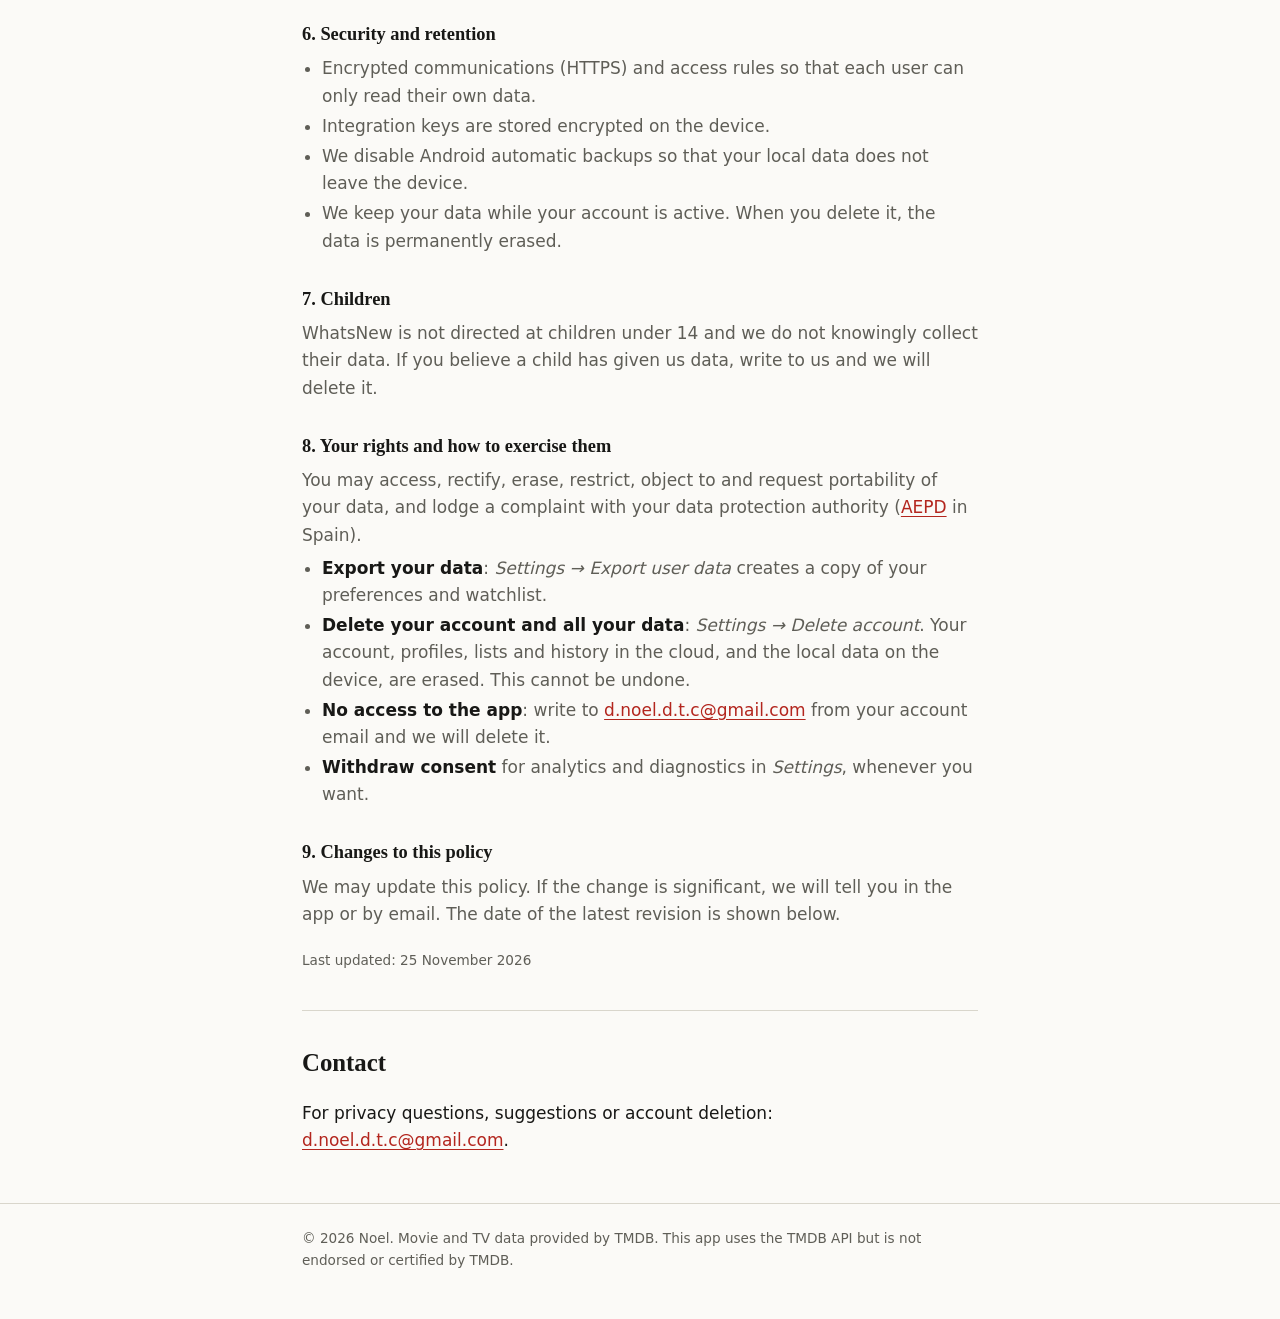
<file: en/index.html>
<!DOCTYPE html>
<html lang="en">
<head>
  <meta charset="UTF-8">
  <meta name="viewport" content="width=device-width, initial-scale=1.0">
  <title>WhatsNew · TV show and movie tracker</title>
  <meta name="description" content="WhatsNew: track TV shows and movies, get release alerts and share your list. Privacy policy.">
  <link rel="alternate" hreflang="es" href="https://noeldtc.github.io/whatsnew/">
  <link rel="alternate" hreflang="en" href="https://noeldtc.github.io/whatsnew/en/">
  <link rel="alternate" hreflang="fr" href="https://noeldtc.github.io/whatsnew/fr/">
  <link rel="alternate" hreflang="de" href="https://noeldtc.github.io/whatsnew/de/">
  <link rel="alternate" hreflang="pt" href="https://noeldtc.github.io/whatsnew/pt/">
  <link rel="alternate" hreflang="it" href="https://noeldtc.github.io/whatsnew/it/">
  <link rel="stylesheet" href="../style.css">
</head>
<body>
  <header class="top">
    <div class="wrap">
      <a class="brand" href="#top">WhatsNew</a>
      <div class="right">
        <nav>
          <a href="#funciones">Features</a>
          <a href="#privacidad">Privacy</a>
          <a href="#contacto">Contact</a>
        </nav>
        <div class="langs" aria-label="Language"><a href="../" hreflang="es" lang="es">Español</a> <a href="./" hreflang="en" lang="en" aria-current="page">English</a> <a href="../fr/" hreflang="fr" lang="fr">Français</a> <a href="../de/" hreflang="de" lang="de">Deutsch</a> <a href="../pt/" hreflang="pt" lang="pt">Português</a> <a href="../it/" hreflang="it" lang="it">Italiano</a></div>
      </div>
    </div>
  </header>

  <div class="wrap intro" id="top">
    <h1>WhatsNew, a tracker for TV shows and movies</h1>
    <p>An app for Android and Android TV. Log what you watch, get an alert when the next episode comes out and share your list with someone else.</p>
    <p class="meta">This page contains the app's privacy policy.</p>
  </div>

  <main class="wrap">
    <section id="funciones">
      <h2>What the app does</h2>
      <dl class="features">
        <div><dt>Tracking</dt><dd>Mark what you have watched, pick up where you left off and see upcoming episodes in a home screen widget.</dd></div>
        <div><dt>Alerts and calendar</dt><dd>Release notifications for the shows you follow, configurable in Settings.</dd></div>
        <div><dt>Recommendations</dt><dd>Suggestions based on your ratings and the streaming services you subscribe to.</dd></div>
        <div><dt>Profiles and Duo</dt><dd>Several profiles per account, with an optional PIN, and lists shared with your partner or family.</dd></div>
        <div><dt>Statistics</dt><dd>Hours watched, genres and ratings, plus a year-in-review card.</dd></div>
        <div><dt>Trakt and Stremio</dt><dd>Import your history from Trakt (.zip file) and Stremio (read-only), a link to open titles in Stremio and an optional addon.</dd></div>
        <div><dt>Where to watch</dt><dd>Availability by service and country, with quick access to your streaming apps.</dd></div>
        <div><dt>Android TV</dt><dd>Remote-friendly interface, picture-in-picture mode and a "Continue watching" row.</dd></div>
      </dl>
    </section>

    <section id="privacidad">
      <h2>Privacy policy</h2>

      <div class="policy">
        <h3>1. Who is responsible</h3>
        <p>WhatsNew (package <code>com.chaoss.whatsnew</code>) is developed and maintained by <strong>Noel</strong>, the controller of your data. Contact: <a href="mailto:d.noel.d.t.c@gmail.com">d.noel.d.t.c@gmail.com</a>.</p>

        <h3>2. Data we process</h3>
        <div class="table-wrap">
          <table>
            <thead><tr><th>Data</th><th>When</th><th>Why</th></tr></thead>
            <tbody>
              <tr><td><strong>Account</strong>: email address and, if you sign in with Google, an account identifier</td><td>When you register or sign in</td><td>To authenticate you and sync your data across devices</td></tr>
              <tr><td><strong>Profiles</strong>: name, avatar, optional PIN, region and preferences</td><td>When you create or edit profiles</td><td>To personalise the app and keep each person's content separate</td></tr>
              <tr><td><strong>Your activity</strong>: followed and watched titles, ratings, history, watchlist, streaming subscriptions</td><td>When you use the app</td><td>Tracking, release alerts, recommendations and statistics</td></tr>
              <tr><td><strong>Duo mode</strong>: link between two accounts and the shared list</td><td>If you create or join a Duo</td><td>To share a list and joint recommendations</td></tr>
              <tr><td><strong>Integrations</strong>: Trakt data (a .zip file you choose) and Stremio library (read-only)</td><td>Only if you enable them</td><td>To import your history. WhatsNew never modifies your Stremio account</td></tr>
              <tr><td><strong>Stremio addon</strong>: a copy of your list and upcoming episodes under a secret link</td><td>Only if you enable it</td><td>To show your list inside Stremio. Anyone with the link can read it; you can turn it off at any time</td></tr>
              <tr><td><strong>Technical data</strong>: device type, Android and app version, crash reports, performance and anonymous usage</td><td>According to your consent (see section 4)</td><td>To fix bugs and improve the app</td></tr>
            </tbody>
          </table>
        </div>
        <p>We do not request location, contacts, camera or microphone permissions. We only use <strong>Internet</strong>, <strong>notifications</strong> (for release alerts) and vibration.</p>

        <h3>3. How we use the information</h3>
        <ul>
          <li>To provide the service: tracking, sync, calendar, recommendations and statistics.</li>
          <li>To send you notifications about releases of the shows you follow, which you can configure or turn off in Settings.</li>
          <li>To detect and fix errors, and to improve performance and security.</li>
        </ul>
        <div class="note"><p><strong>We do not sell your data</strong> and do not use it for advertising. The app shows no ads and does not use the advertising ID.</p></div>

        <h3>4. Analytics and diagnostics: your choice</h3>
        <p>The first time you open the app we ask whether you accept analytics. It is <strong>off</strong> by default until you accept, and you can change it at any time in <em>Settings → Send usage analytics</em>.</p>
        <ul>
          <li><strong>Essential</strong> (always): authentication and sync with Firebase, app integrity checks (App Check / Play Integrity) and remote configuration.</li>
          <li><strong>Optional</strong>: anonymous usage statistics (PostHog, EU servers, and Firebase Analytics), crash reports (Firebase Crashlytics) and performance measurement (Firebase Performance). They do not include profile names or personal data.</li>
        </ul>

        <h3>5. Who we share data with</h3>
        <p>We do not share your personal information with third parties except the providers needed to run the app, which act as processors:</p>
        <ul>
          <li><strong>Google Firebase / Google Play Services</strong>: authentication, cloud database, remote configuration, App Check and, with your consent, Analytics, Crashlytics and Performance.</li>
          <li><strong>PostHog</strong> (EU): anonymous usage statistics, only with consent.</li>
          <li><strong>The Movie Database (TMDB)</strong>: source of title details, images and availability by service. Requests are made without sending your email or name. This app uses the TMDB API but is not endorsed or certified by TMDB.</li>
          <li><strong>Trakt and Stremio</strong>: only if you choose to import or link your data.</li>
        </ul>
        <p>Some providers may process data outside the European Economic Area under the safeguards provided by the GDPR (standard contractual clauses).</p>

        <h3>6. Security and retention</h3>
        <ul>
          <li>Encrypted communications (HTTPS) and access rules so that each user can only read their own data.</li>
          <li>Integration keys are stored encrypted on the device.</li>
          <li>We disable Android automatic backups so that your local data does not leave the device.</li>
          <li>We keep your data while your account is active. When you delete it, the data is permanently erased.</li>
        </ul>

        <h3>7. Children</h3>
        <p>WhatsNew is not directed at children under 14 and we do not knowingly collect their data. If you believe a child has given us data, write to us and we will delete it.</p>

        <h3 id="derechos">8. Your rights and how to exercise them</h3>
        <p>You may access, rectify, erase, restrict, object to and request portability of your data, and lodge a complaint with your data protection authority (<a href="https://www.aepd.es" rel="noopener">AEPD</a> in Spain).</p>
        <ul>
          <li><strong>Export your data</strong>: <em>Settings → Export user data</em> creates a copy of your preferences and watchlist.</li>
          <li><strong>Delete your account and all your data</strong>: <em>Settings → Delete account</em>. Your account, profiles, lists and history in the cloud, and the local data on the device, are erased. This cannot be undone.</li>
          <li><strong>No access to the app</strong>: write to <a href="mailto:d.noel.d.t.c@gmail.com?subject=WhatsNew%20-%20Delete%20data">d.noel.d.t.c@gmail.com</a> from your account email and we will delete it.</li>
          <li><strong>Withdraw consent</strong> for analytics and diagnostics in <em>Settings</em>, whenever you want.</li>
        </ul>

        <h3>9. Changes to this policy</h3>
        <p>We may update this policy. If the change is significant, we will tell you in the app or by email. The date of the latest revision is shown below.</p>
        <p class="updated">Last updated: 25 November 2026</p>
      </div>
    </section>

    <section id="contacto">
      <h2>Contact</h2>
      <p>For privacy questions, suggestions or account deletion: <a href="mailto:d.noel.d.t.c@gmail.com">d.noel.d.t.c@gmail.com</a>.</p>
    </section>
  </main>

  <footer>
    <div class="wrap">
      © 2026 Noel. Movie and TV data provided by TMDB. This app uses the TMDB API but is not endorsed or certified by TMDB.
    </div>
  </footer>
</body>
</html>
</file>
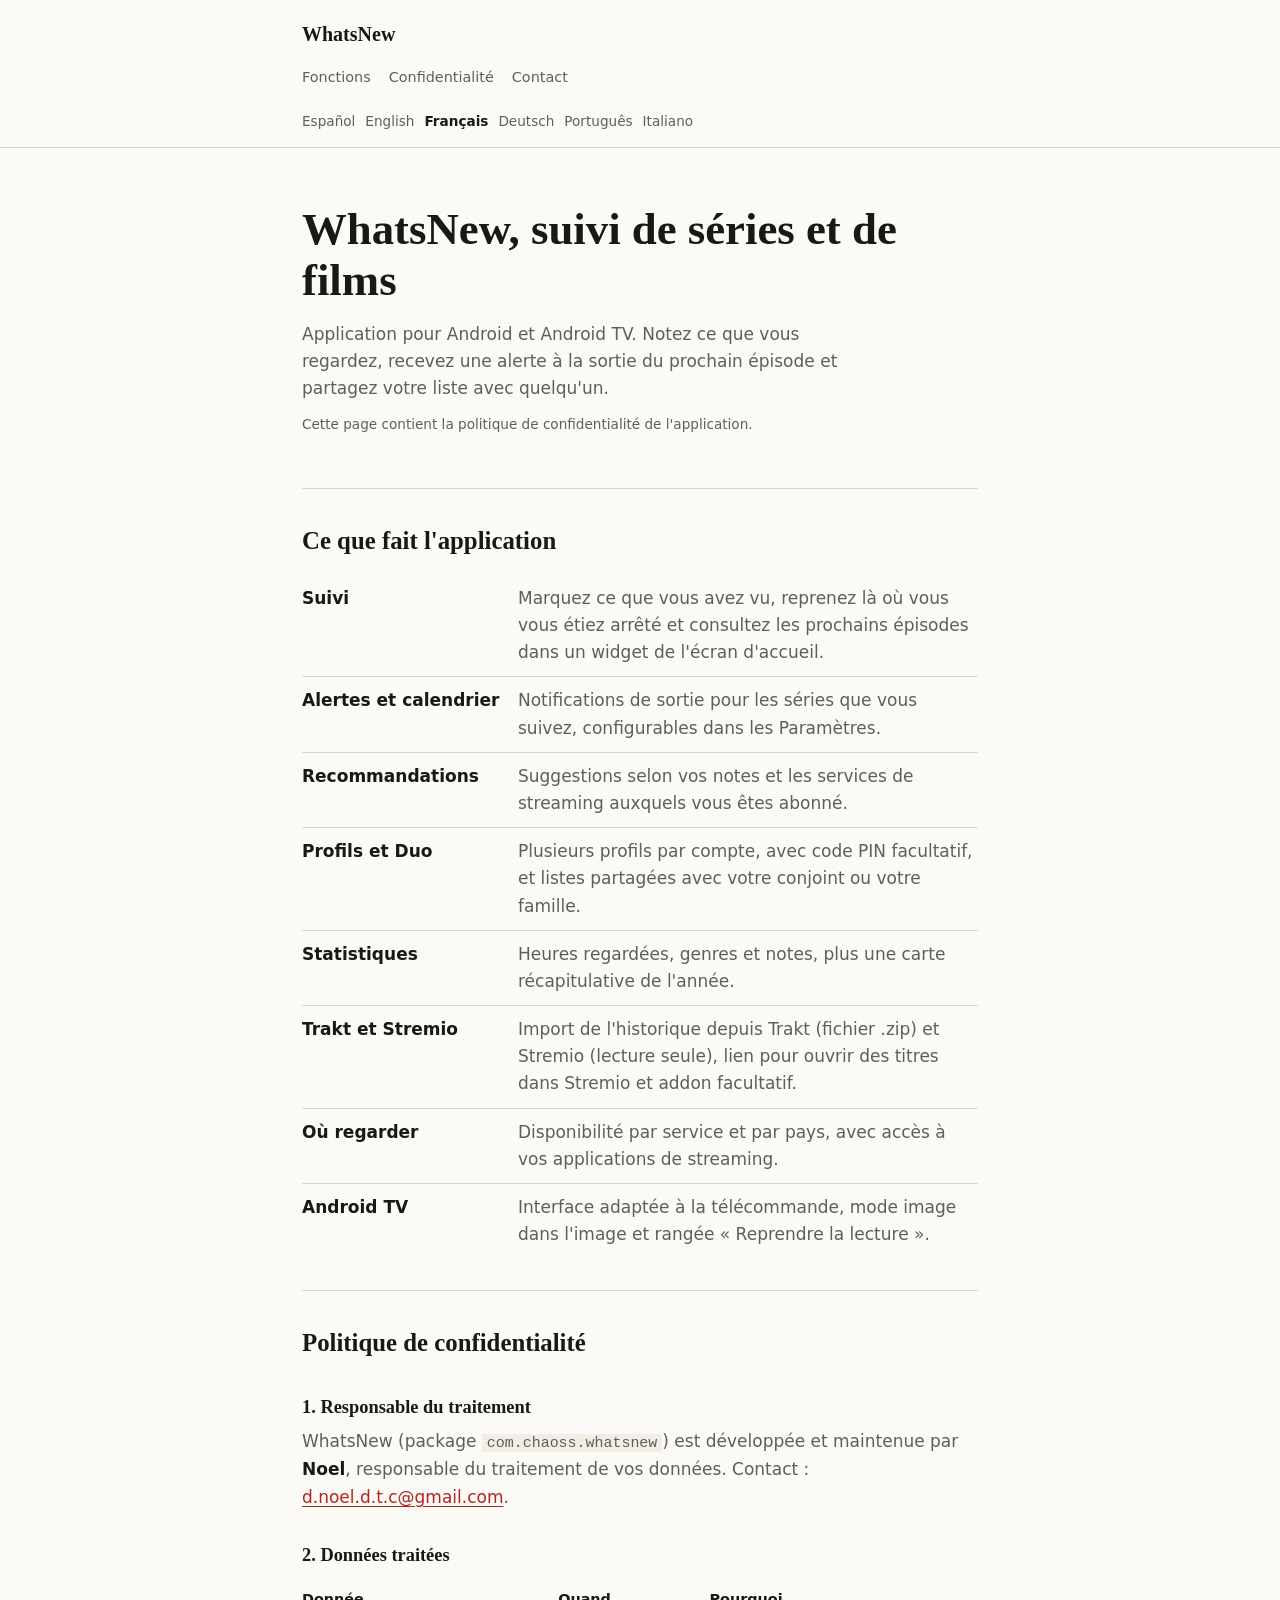
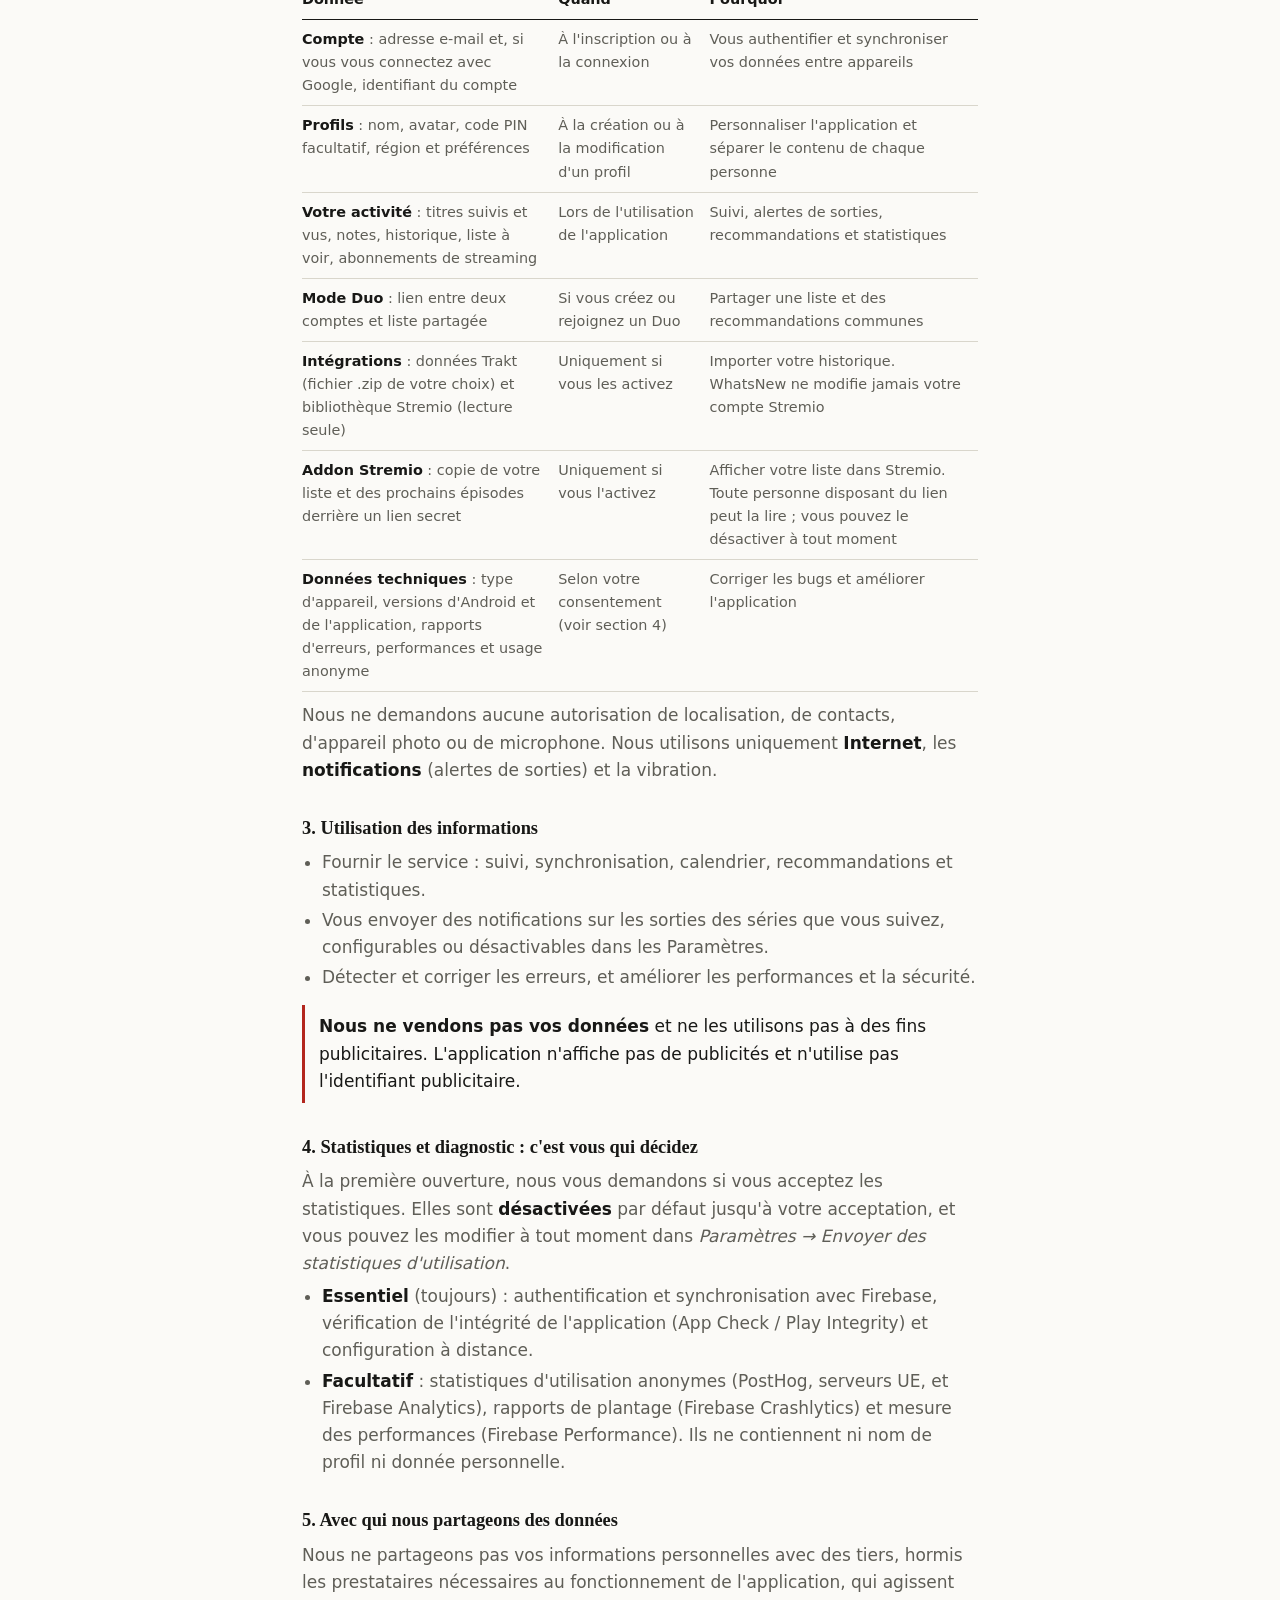
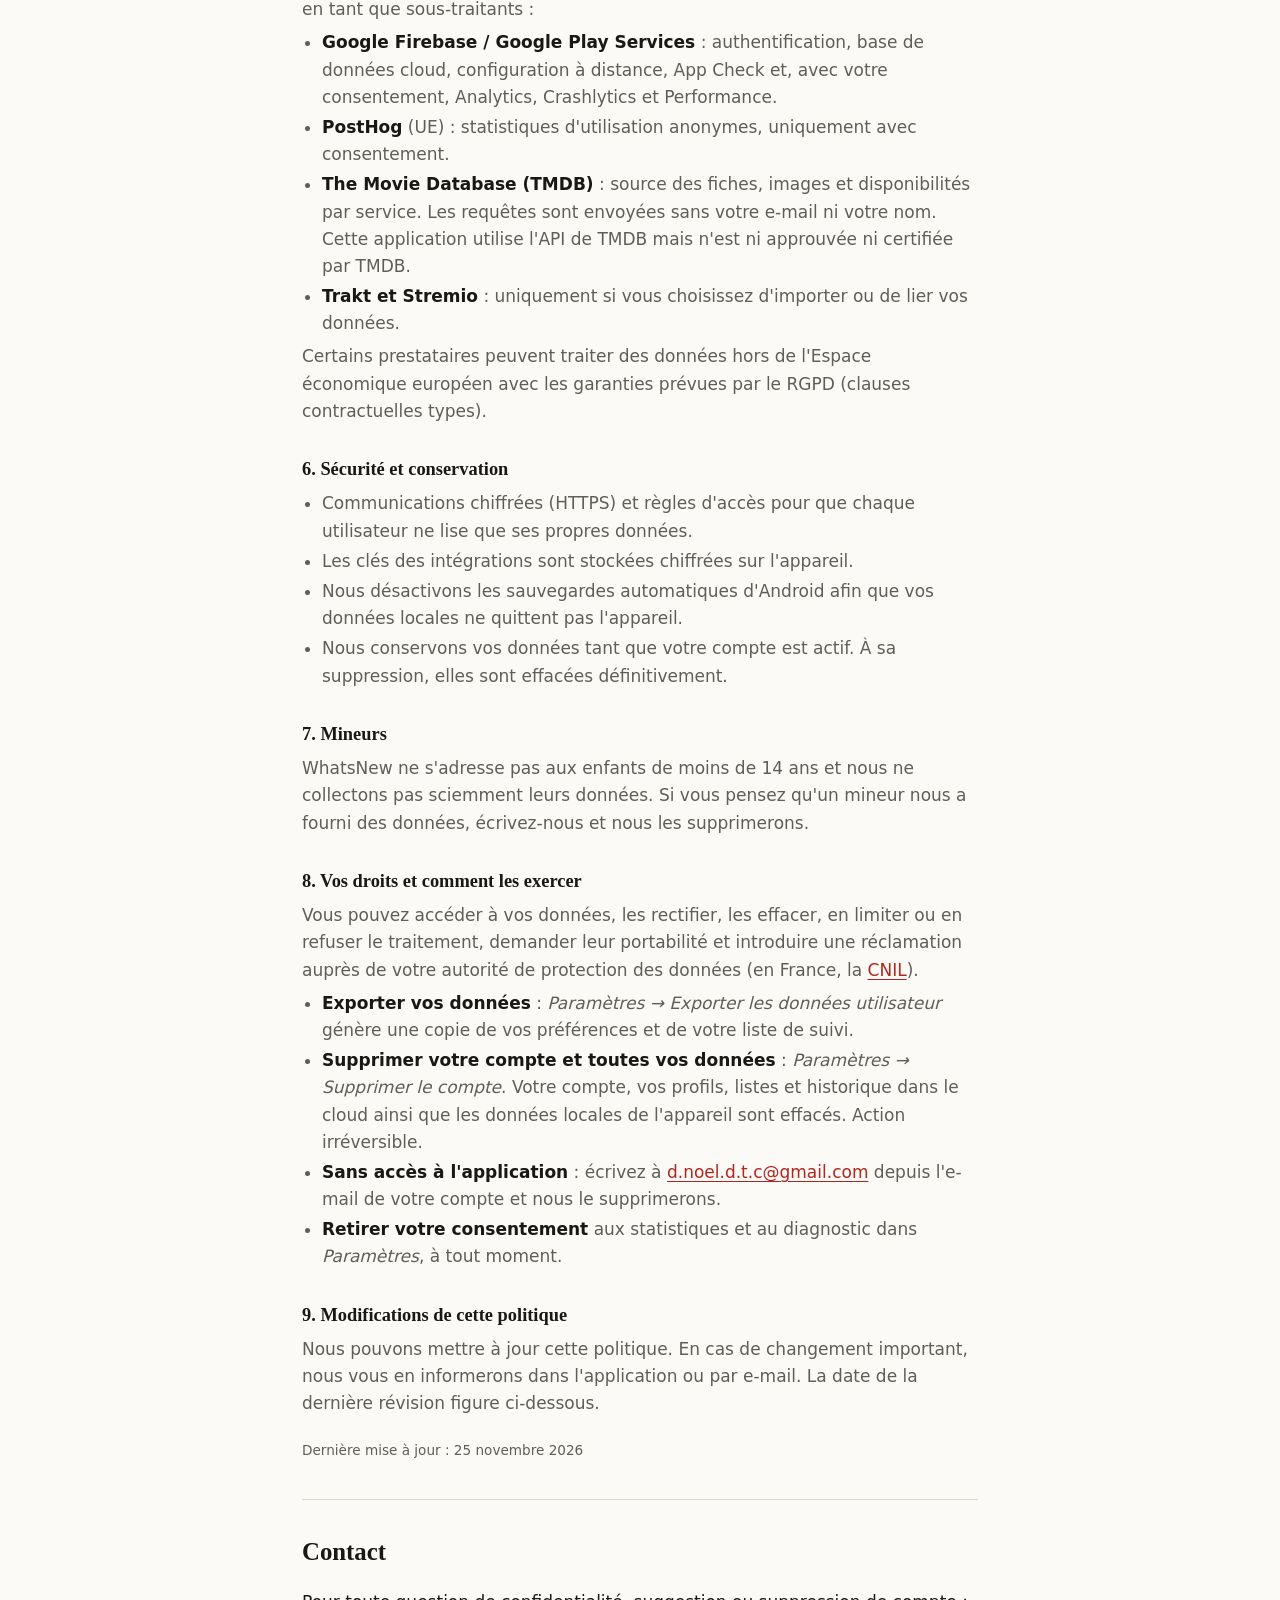
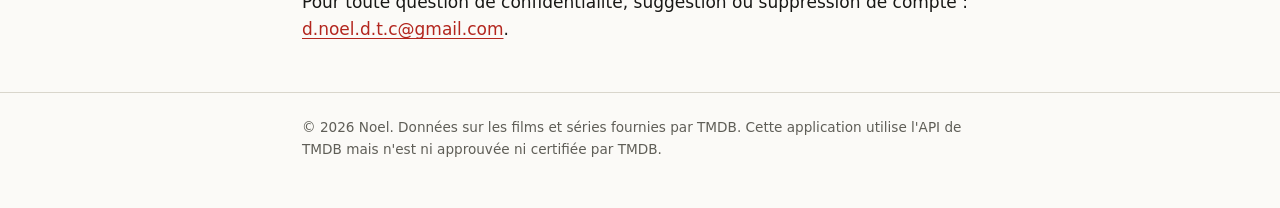
<file: fr/index.html>
<!DOCTYPE html>
<html lang="fr">
<head>
  <meta charset="UTF-8">
  <meta name="viewport" content="width=device-width, initial-scale=1.0">
  <title>WhatsNew · Suivi de séries et de films</title>
  <meta name="description" content="WhatsNew : suivez vos séries et films, recevez des alertes de sorties et partagez votre liste. Politique de confidentialité.">
  <link rel="alternate" hreflang="es" href="https://noeldtc.github.io/whatsnew/">
  <link rel="alternate" hreflang="en" href="https://noeldtc.github.io/whatsnew/en/">
  <link rel="alternate" hreflang="fr" href="https://noeldtc.github.io/whatsnew/fr/">
  <link rel="alternate" hreflang="de" href="https://noeldtc.github.io/whatsnew/de/">
  <link rel="alternate" hreflang="pt" href="https://noeldtc.github.io/whatsnew/pt/">
  <link rel="alternate" hreflang="it" href="https://noeldtc.github.io/whatsnew/it/">
  <link rel="stylesheet" href="../style.css">
</head>
<body>
  <header class="top">
    <div class="wrap">
      <a class="brand" href="#top">WhatsNew</a>
      <div class="right">
        <nav>
          <a href="#funciones">Fonctions</a>
          <a href="#privacidad">Confidentialité</a>
          <a href="#contacto">Contact</a>
        </nav>
        <div class="langs" aria-label="Language"><a href="../" hreflang="es" lang="es">Español</a> <a href="../en/" hreflang="en" lang="en">English</a> <a href="./" hreflang="fr" lang="fr" aria-current="page">Français</a> <a href="../de/" hreflang="de" lang="de">Deutsch</a> <a href="../pt/" hreflang="pt" lang="pt">Português</a> <a href="../it/" hreflang="it" lang="it">Italiano</a></div>
      </div>
    </div>
  </header>

  <div class="wrap intro" id="top">
    <h1>WhatsNew, suivi de séries et de films</h1>
    <p>Application pour Android et Android TV. Notez ce que vous regardez, recevez une alerte à la sortie du prochain épisode et partagez votre liste avec quelqu'un.</p>
    <p class="meta">Cette page contient la politique de confidentialité de l'application.</p>
  </div>

  <main class="wrap">
    <section id="funciones">
      <h2>Ce que fait l'application</h2>
      <dl class="features">
        <div><dt>Suivi</dt><dd>Marquez ce que vous avez vu, reprenez là où vous vous étiez arrêté et consultez les prochains épisodes dans un widget de l'écran d'accueil.</dd></div>
        <div><dt>Alertes et calendrier</dt><dd>Notifications de sortie pour les séries que vous suivez, configurables dans les Paramètres.</dd></div>
        <div><dt>Recommandations</dt><dd>Suggestions selon vos notes et les services de streaming auxquels vous êtes abonné.</dd></div>
        <div><dt>Profils et Duo</dt><dd>Plusieurs profils par compte, avec code PIN facultatif, et listes partagées avec votre conjoint ou votre famille.</dd></div>
        <div><dt>Statistiques</dt><dd>Heures regardées, genres et notes, plus une carte récapitulative de l'année.</dd></div>
        <div><dt>Trakt et Stremio</dt><dd>Import de l'historique depuis Trakt (fichier .zip) et Stremio (lecture seule), lien pour ouvrir des titres dans Stremio et addon facultatif.</dd></div>
        <div><dt>Où regarder</dt><dd>Disponibilité par service et par pays, avec accès à vos applications de streaming.</dd></div>
        <div><dt>Android TV</dt><dd>Interface adaptée à la télécommande, mode image dans l'image et rangée « Reprendre la lecture ».</dd></div>
      </dl>
    </section>

    <section id="privacidad">
      <h2>Politique de confidentialité</h2>

      <div class="policy">
        <h3>1. Responsable du traitement</h3>
        <p>WhatsNew (package <code>com.chaoss.whatsnew</code>) est développée et maintenue par <strong>Noel</strong>, responsable du traitement de vos données. Contact : <a href="mailto:d.noel.d.t.c@gmail.com">d.noel.d.t.c@gmail.com</a>.</p>

        <h3>2. Données traitées</h3>
        <div class="table-wrap">
          <table>
            <thead><tr><th>Donnée</th><th>Quand</th><th>Pourquoi</th></tr></thead>
            <tbody>
              <tr><td><strong>Compte</strong> : adresse e-mail et, si vous vous connectez avec Google, identifiant du compte</td><td>À l'inscription ou à la connexion</td><td>Vous authentifier et synchroniser vos données entre appareils</td></tr>
              <tr><td><strong>Profils</strong> : nom, avatar, code PIN facultatif, région et préférences</td><td>À la création ou à la modification d'un profil</td><td>Personnaliser l'application et séparer le contenu de chaque personne</td></tr>
              <tr><td><strong>Votre activité</strong> : titres suivis et vus, notes, historique, liste à voir, abonnements de streaming</td><td>Lors de l'utilisation de l'application</td><td>Suivi, alertes de sorties, recommandations et statistiques</td></tr>
              <tr><td><strong>Mode Duo</strong> : lien entre deux comptes et liste partagée</td><td>Si vous créez ou rejoignez un Duo</td><td>Partager une liste et des recommandations communes</td></tr>
              <tr><td><strong>Intégrations</strong> : données Trakt (fichier .zip de votre choix) et bibliothèque Stremio (lecture seule)</td><td>Uniquement si vous les activez</td><td>Importer votre historique. WhatsNew ne modifie jamais votre compte Stremio</td></tr>
              <tr><td><strong>Addon Stremio</strong> : copie de votre liste et des prochains épisodes derrière un lien secret</td><td>Uniquement si vous l'activez</td><td>Afficher votre liste dans Stremio. Toute personne disposant du lien peut la lire ; vous pouvez le désactiver à tout moment</td></tr>
              <tr><td><strong>Données techniques</strong> : type d'appareil, versions d'Android et de l'application, rapports d'erreurs, performances et usage anonyme</td><td>Selon votre consentement (voir section 4)</td><td>Corriger les bugs et améliorer l'application</td></tr>
            </tbody>
          </table>
        </div>
        <p>Nous ne demandons aucune autorisation de localisation, de contacts, d'appareil photo ou de microphone. Nous utilisons uniquement <strong>Internet</strong>, les <strong>notifications</strong> (alertes de sorties) et la vibration.</p>

        <h3>3. Utilisation des informations</h3>
        <ul>
          <li>Fournir le service : suivi, synchronisation, calendrier, recommandations et statistiques.</li>
          <li>Vous envoyer des notifications sur les sorties des séries que vous suivez, configurables ou désactivables dans les Paramètres.</li>
          <li>Détecter et corriger les erreurs, et améliorer les performances et la sécurité.</li>
        </ul>
        <div class="note"><p><strong>Nous ne vendons pas vos données</strong> et ne les utilisons pas à des fins publicitaires. L'application n'affiche pas de publicités et n'utilise pas l'identifiant publicitaire.</p></div>

        <h3>4. Statistiques et diagnostic : c'est vous qui décidez</h3>
        <p>À la première ouverture, nous vous demandons si vous acceptez les statistiques. Elles sont <strong>désactivées</strong> par défaut jusqu'à votre acceptation, et vous pouvez les modifier à tout moment dans <em>Paramètres → Envoyer des statistiques d'utilisation</em>.</p>
        <ul>
          <li><strong>Essentiel</strong> (toujours) : authentification et synchronisation avec Firebase, vérification de l'intégrité de l'application (App Check / Play Integrity) et configuration à distance.</li>
          <li><strong>Facultatif</strong> : statistiques d'utilisation anonymes (PostHog, serveurs UE, et Firebase Analytics), rapports de plantage (Firebase Crashlytics) et mesure des performances (Firebase Performance). Ils ne contiennent ni nom de profil ni donnée personnelle.</li>
        </ul>

        <h3>5. Avec qui nous partageons des données</h3>
        <p>Nous ne partageons pas vos informations personnelles avec des tiers, hormis les prestataires nécessaires au fonctionnement de l'application, qui agissent en tant que sous-traitants :</p>
        <ul>
          <li><strong>Google Firebase / Google Play Services</strong> : authentification, base de données cloud, configuration à distance, App Check et, avec votre consentement, Analytics, Crashlytics et Performance.</li>
          <li><strong>PostHog</strong> (UE) : statistiques d'utilisation anonymes, uniquement avec consentement.</li>
          <li><strong>The Movie Database (TMDB)</strong> : source des fiches, images et disponibilités par service. Les requêtes sont envoyées sans votre e-mail ni votre nom. Cette application utilise l'API de TMDB mais n'est ni approuvée ni certifiée par TMDB.</li>
          <li><strong>Trakt et Stremio</strong> : uniquement si vous choisissez d'importer ou de lier vos données.</li>
        </ul>
        <p>Certains prestataires peuvent traiter des données hors de l'Espace économique européen avec les garanties prévues par le RGPD (clauses contractuelles types).</p>

        <h3>6. Sécurité et conservation</h3>
        <ul>
          <li>Communications chiffrées (HTTPS) et règles d'accès pour que chaque utilisateur ne lise que ses propres données.</li>
          <li>Les clés des intégrations sont stockées chiffrées sur l'appareil.</li>
          <li>Nous désactivons les sauvegardes automatiques d'Android afin que vos données locales ne quittent pas l'appareil.</li>
          <li>Nous conservons vos données tant que votre compte est actif. À sa suppression, elles sont effacées définitivement.</li>
        </ul>

        <h3>7. Mineurs</h3>
        <p>WhatsNew ne s'adresse pas aux enfants de moins de 14 ans et nous ne collectons pas sciemment leurs données. Si vous pensez qu'un mineur nous a fourni des données, écrivez-nous et nous les supprimerons.</p>

        <h3 id="derechos">8. Vos droits et comment les exercer</h3>
        <p>Vous pouvez accéder à vos données, les rectifier, les effacer, en limiter ou en refuser le traitement, demander leur portabilité et introduire une réclamation auprès de votre autorité de protection des données (en France, la <a href="https://www.cnil.fr" rel="noopener">CNIL</a>).</p>
        <ul>
          <li><strong>Exporter vos données</strong> : <em>Paramètres → Exporter les données utilisateur</em> génère une copie de vos préférences et de votre liste de suivi.</li>
          <li><strong>Supprimer votre compte et toutes vos données</strong> : <em>Paramètres → Supprimer le compte</em>. Votre compte, vos profils, listes et historique dans le cloud ainsi que les données locales de l'appareil sont effacés. Action irréversible.</li>
          <li><strong>Sans accès à l'application</strong> : écrivez à <a href="mailto:d.noel.d.t.c@gmail.com?subject=WhatsNew%20-%20Suppression%20des%20donn%C3%A9es">d.noel.d.t.c@gmail.com</a> depuis l'e-mail de votre compte et nous le supprimerons.</li>
          <li><strong>Retirer votre consentement</strong> aux statistiques et au diagnostic dans <em>Paramètres</em>, à tout moment.</li>
        </ul>

        <h3>9. Modifications de cette politique</h3>
        <p>Nous pouvons mettre à jour cette politique. En cas de changement important, nous vous en informerons dans l'application ou par e-mail. La date de la dernière révision figure ci-dessous.</p>
        <p class="updated">Dernière mise à jour : 25 novembre 2026</p>
      </div>
    </section>

    <section id="contacto">
      <h2>Contact</h2>
      <p>Pour toute question de confidentialité, suggestion ou suppression de compte : <a href="mailto:d.noel.d.t.c@gmail.com">d.noel.d.t.c@gmail.com</a>.</p>
    </section>
  </main>

  <footer>
    <div class="wrap">
      © 2026 Noel. Données sur les films et séries fournies par TMDB. Cette application utilise l'API de TMDB mais n'est ni approuvée ni certifiée par TMDB.
    </div>
  </footer>
</body>
</html>
</file>
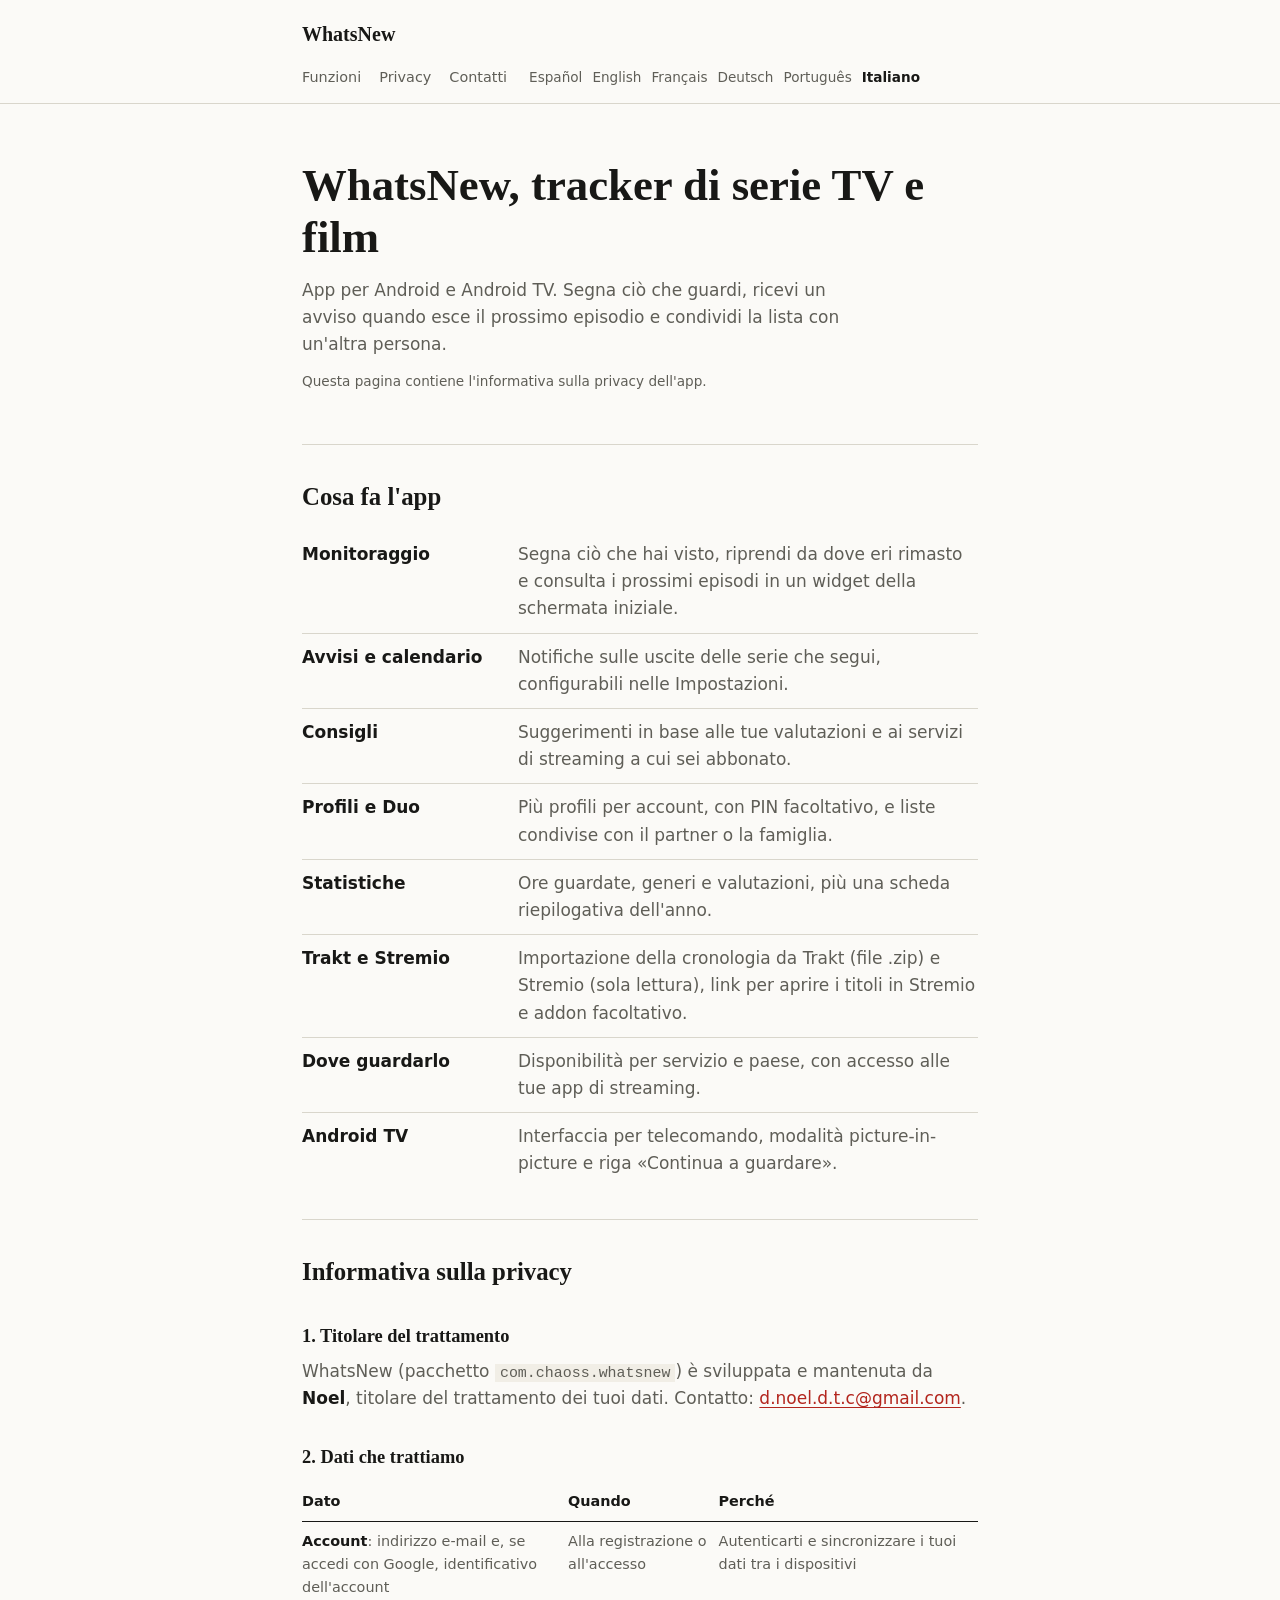
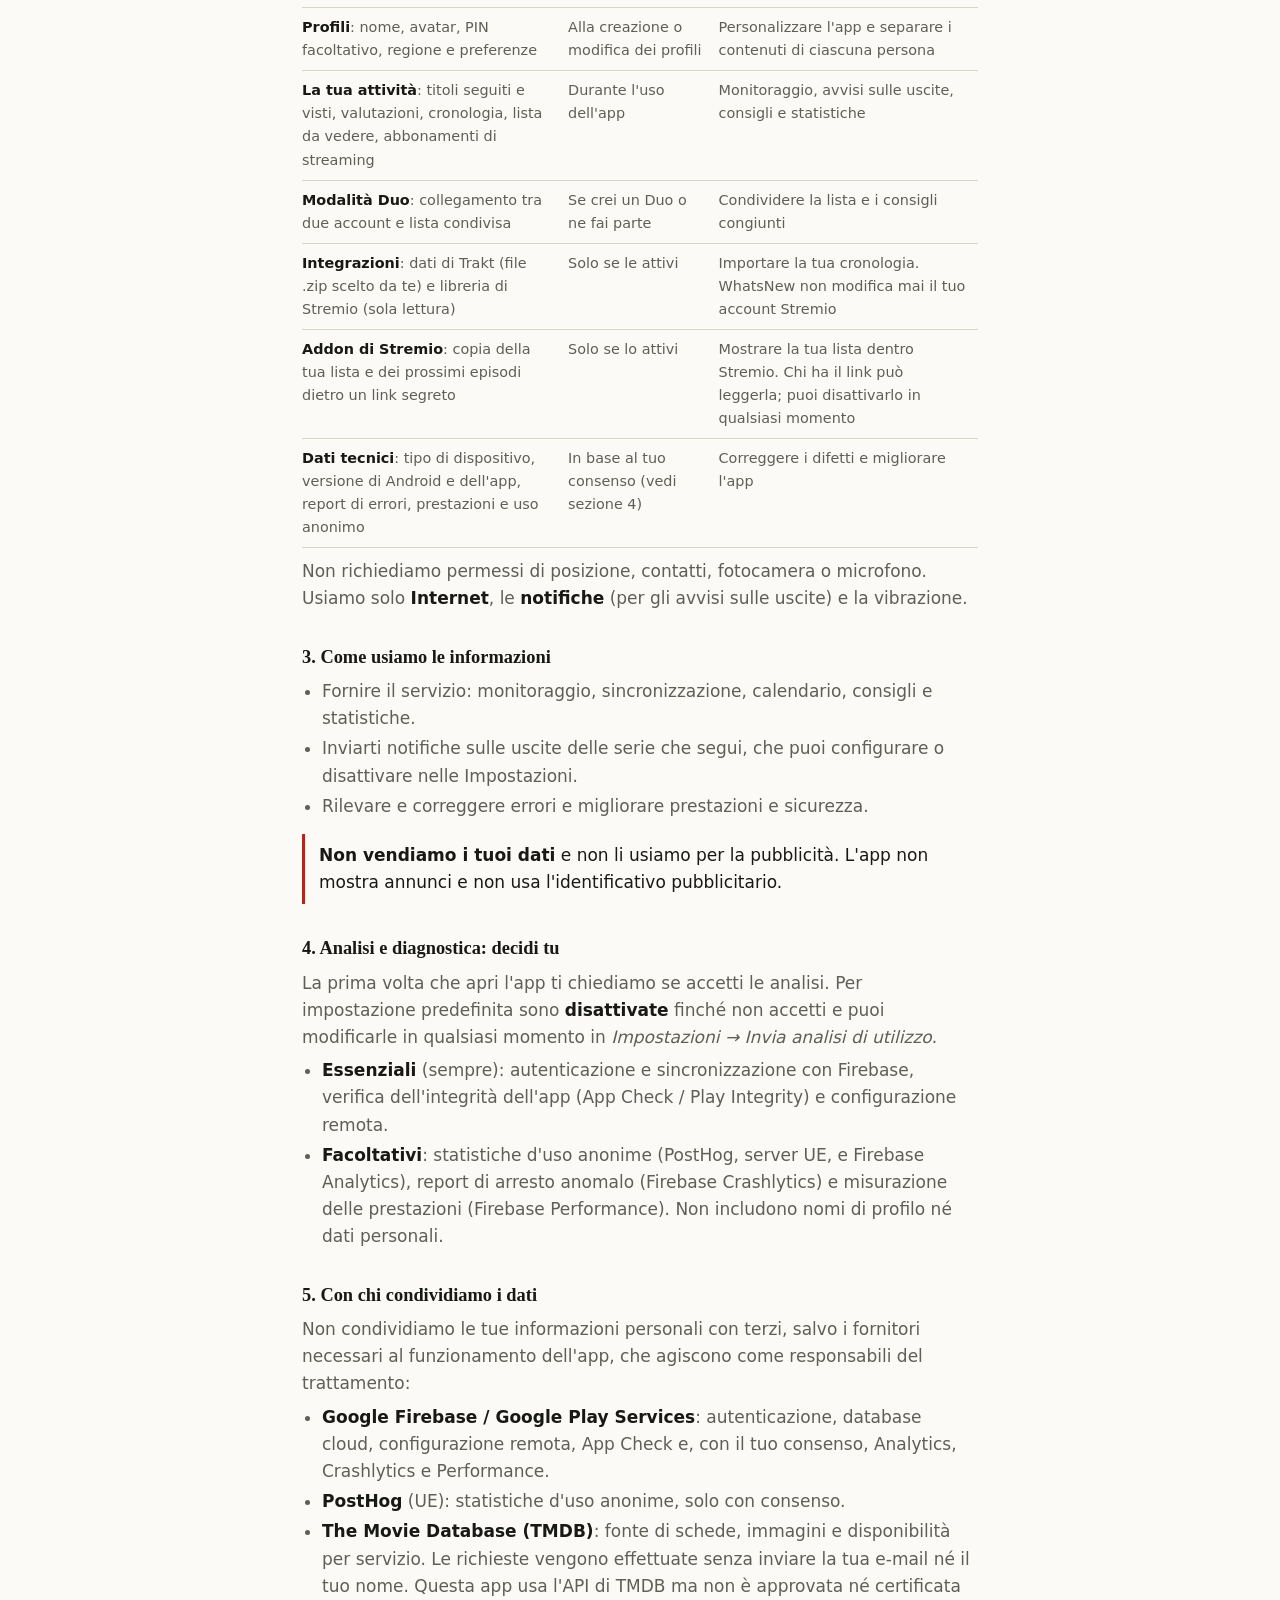
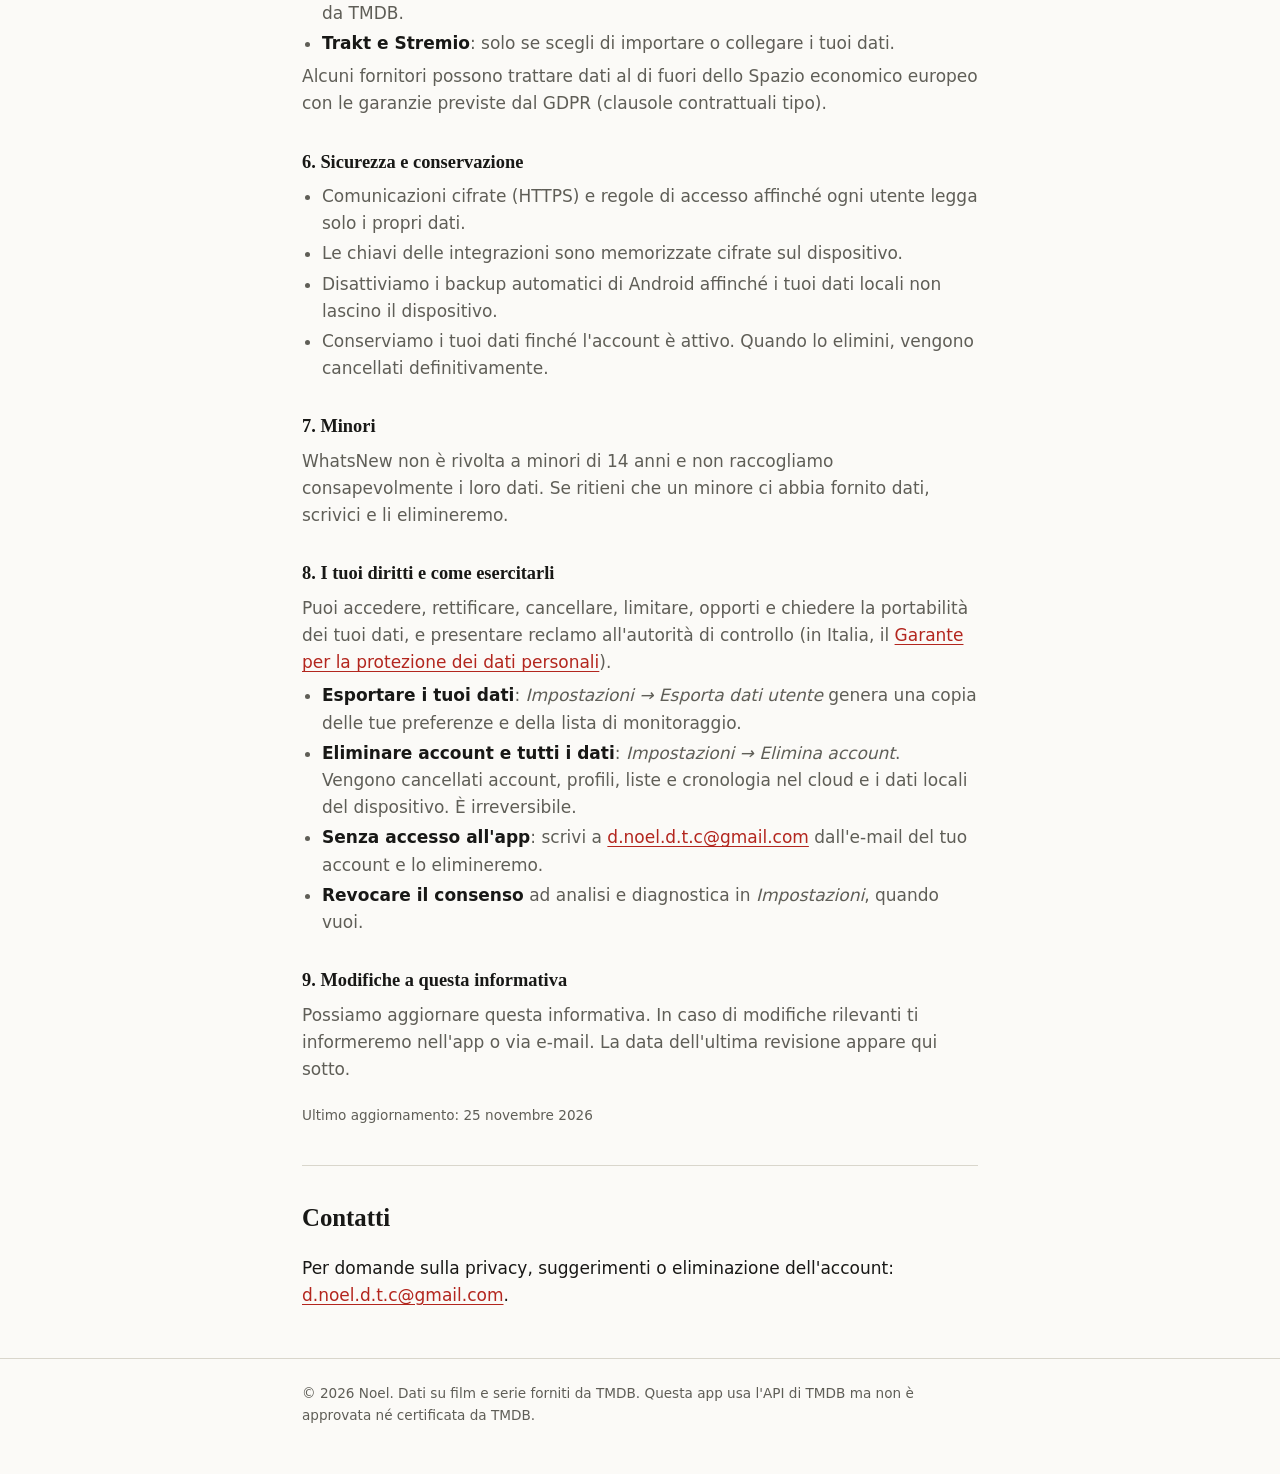
<file: it/index.html>
<!DOCTYPE html>
<html lang="it">
<head>
  <meta charset="UTF-8">
  <meta name="viewport" content="width=device-width, initial-scale=1.0">
  <title>WhatsNew · Tracker di serie TV e film</title>
  <meta name="description" content="WhatsNew: segui serie TV e film, ricevi avvisi sulle uscite e condividi la tua lista. Informativa sulla privacy.">
  <link rel="alternate" hreflang="es" href="https://noeldtc.github.io/whatsnew/">
  <link rel="alternate" hreflang="en" href="https://noeldtc.github.io/whatsnew/en/">
  <link rel="alternate" hreflang="fr" href="https://noeldtc.github.io/whatsnew/fr/">
  <link rel="alternate" hreflang="de" href="https://noeldtc.github.io/whatsnew/de/">
  <link rel="alternate" hreflang="pt" href="https://noeldtc.github.io/whatsnew/pt/">
  <link rel="alternate" hreflang="it" href="https://noeldtc.github.io/whatsnew/it/">
  <link rel="stylesheet" href="../style.css">
</head>
<body>
  <header class="top">
    <div class="wrap">
      <a class="brand" href="#top">WhatsNew</a>
      <div class="right">
        <nav>
          <a href="#funciones">Funzioni</a>
          <a href="#privacidad">Privacy</a>
          <a href="#contacto">Contatti</a>
        </nav>
        <div class="langs" aria-label="Language"><a href="../" hreflang="es" lang="es">Español</a> <a href="../en/" hreflang="en" lang="en">English</a> <a href="../fr/" hreflang="fr" lang="fr">Français</a> <a href="../de/" hreflang="de" lang="de">Deutsch</a> <a href="../pt/" hreflang="pt" lang="pt">Português</a> <a href="./" hreflang="it" lang="it" aria-current="page">Italiano</a></div>
      </div>
    </div>
  </header>

  <div class="wrap intro" id="top">
    <h1>WhatsNew, tracker di serie TV e film</h1>
    <p>App per Android e Android TV. Segna ciò che guardi, ricevi un avviso quando esce il prossimo episodio e condividi la lista con un'altra persona.</p>
    <p class="meta">Questa pagina contiene l'informativa sulla privacy dell'app.</p>
  </div>

  <main class="wrap">
    <section id="funciones">
      <h2>Cosa fa l'app</h2>
      <dl class="features">
        <div><dt>Monitoraggio</dt><dd>Segna ciò che hai visto, riprendi da dove eri rimasto e consulta i prossimi episodi in un widget della schermata iniziale.</dd></div>
        <div><dt>Avvisi e calendario</dt><dd>Notifiche sulle uscite delle serie che segui, configurabili nelle Impostazioni.</dd></div>
        <div><dt>Consigli</dt><dd>Suggerimenti in base alle tue valutazioni e ai servizi di streaming a cui sei abbonato.</dd></div>
        <div><dt>Profili e Duo</dt><dd>Più profili per account, con PIN facoltativo, e liste condivise con il partner o la famiglia.</dd></div>
        <div><dt>Statistiche</dt><dd>Ore guardate, generi e valutazioni, più una scheda riepilogativa dell'anno.</dd></div>
        <div><dt>Trakt e Stremio</dt><dd>Importazione della cronologia da Trakt (file .zip) e Stremio (sola lettura), link per aprire i titoli in Stremio e addon facoltativo.</dd></div>
        <div><dt>Dove guardarlo</dt><dd>Disponibilità per servizio e paese, con accesso alle tue app di streaming.</dd></div>
        <div><dt>Android TV</dt><dd>Interfaccia per telecomando, modalità picture-in-picture e riga «Continua a guardare».</dd></div>
      </dl>
    </section>

    <section id="privacidad">
      <h2>Informativa sulla privacy</h2>

      <div class="policy">
        <h3>1. Titolare del trattamento</h3>
        <p>WhatsNew (pacchetto <code>com.chaoss.whatsnew</code>) è sviluppata e mantenuta da <strong>Noel</strong>, titolare del trattamento dei tuoi dati. Contatto: <a href="mailto:d.noel.d.t.c@gmail.com">d.noel.d.t.c@gmail.com</a>.</p>

        <h3>2. Dati che trattiamo</h3>
        <div class="table-wrap">
          <table>
            <thead><tr><th>Dato</th><th>Quando</th><th>Perché</th></tr></thead>
            <tbody>
              <tr><td><strong>Account</strong>: indirizzo e-mail e, se accedi con Google, identificativo dell'account</td><td>Alla registrazione o all'accesso</td><td>Autenticarti e sincronizzare i tuoi dati tra i dispositivi</td></tr>
              <tr><td><strong>Profili</strong>: nome, avatar, PIN facoltativo, regione e preferenze</td><td>Alla creazione o modifica dei profili</td><td>Personalizzare l'app e separare i contenuti di ciascuna persona</td></tr>
              <tr><td><strong>La tua attività</strong>: titoli seguiti e visti, valutazioni, cronologia, lista da vedere, abbonamenti di streaming</td><td>Durante l'uso dell'app</td><td>Monitoraggio, avvisi sulle uscite, consigli e statistiche</td></tr>
              <tr><td><strong>Modalità Duo</strong>: collegamento tra due account e lista condivisa</td><td>Se crei un Duo o ne fai parte</td><td>Condividere la lista e i consigli congiunti</td></tr>
              <tr><td><strong>Integrazioni</strong>: dati di Trakt (file .zip scelto da te) e libreria di Stremio (sola lettura)</td><td>Solo se le attivi</td><td>Importare la tua cronologia. WhatsNew non modifica mai il tuo account Stremio</td></tr>
              <tr><td><strong>Addon di Stremio</strong>: copia della tua lista e dei prossimi episodi dietro un link segreto</td><td>Solo se lo attivi</td><td>Mostrare la tua lista dentro Stremio. Chi ha il link può leggerla; puoi disattivarlo in qualsiasi momento</td></tr>
              <tr><td><strong>Dati tecnici</strong>: tipo di dispositivo, versione di Android e dell'app, report di errori, prestazioni e uso anonimo</td><td>In base al tuo consenso (vedi sezione 4)</td><td>Correggere i difetti e migliorare l'app</td></tr>
            </tbody>
          </table>
        </div>
        <p>Non richiediamo permessi di posizione, contatti, fotocamera o microfono. Usiamo solo <strong>Internet</strong>, le <strong>notifiche</strong> (per gli avvisi sulle uscite) e la vibrazione.</p>

        <h3>3. Come usiamo le informazioni</h3>
        <ul>
          <li>Fornire il servizio: monitoraggio, sincronizzazione, calendario, consigli e statistiche.</li>
          <li>Inviarti notifiche sulle uscite delle serie che segui, che puoi configurare o disattivare nelle Impostazioni.</li>
          <li>Rilevare e correggere errori e migliorare prestazioni e sicurezza.</li>
        </ul>
        <div class="note"><p><strong>Non vendiamo i tuoi dati</strong> e non li usiamo per la pubblicità. L'app non mostra annunci e non usa l'identificativo pubblicitario.</p></div>

        <h3>4. Analisi e diagnostica: decidi tu</h3>
        <p>La prima volta che apri l'app ti chiediamo se accetti le analisi. Per impostazione predefinita sono <strong>disattivate</strong> finché non accetti e puoi modificarle in qualsiasi momento in <em>Impostazioni → Invia analisi di utilizzo</em>.</p>
        <ul>
          <li><strong>Essenziali</strong> (sempre): autenticazione e sincronizzazione con Firebase, verifica dell'integrità dell'app (App Check / Play Integrity) e configurazione remota.</li>
          <li><strong>Facoltativi</strong>: statistiche d'uso anonime (PostHog, server UE, e Firebase Analytics), report di arresto anomalo (Firebase Crashlytics) e misurazione delle prestazioni (Firebase Performance). Non includono nomi di profilo né dati personali.</li>
        </ul>

        <h3>5. Con chi condividiamo i dati</h3>
        <p>Non condividiamo le tue informazioni personali con terzi, salvo i fornitori necessari al funzionamento dell'app, che agiscono come responsabili del trattamento:</p>
        <ul>
          <li><strong>Google Firebase / Google Play Services</strong>: autenticazione, database cloud, configurazione remota, App Check e, con il tuo consenso, Analytics, Crashlytics e Performance.</li>
          <li><strong>PostHog</strong> (UE): statistiche d'uso anonime, solo con consenso.</li>
          <li><strong>The Movie Database (TMDB)</strong>: fonte di schede, immagini e disponibilità per servizio. Le richieste vengono effettuate senza inviare la tua e-mail né il tuo nome. Questa app usa l'API di TMDB ma non è approvata né certificata da TMDB.</li>
          <li><strong>Trakt e Stremio</strong>: solo se scegli di importare o collegare i tuoi dati.</li>
        </ul>
        <p>Alcuni fornitori possono trattare dati al di fuori dello Spazio economico europeo con le garanzie previste dal GDPR (clausole contrattuali tipo).</p>

        <h3>6. Sicurezza e conservazione</h3>
        <ul>
          <li>Comunicazioni cifrate (HTTPS) e regole di accesso affinché ogni utente legga solo i propri dati.</li>
          <li>Le chiavi delle integrazioni sono memorizzate cifrate sul dispositivo.</li>
          <li>Disattiviamo i backup automatici di Android affinché i tuoi dati locali non lascino il dispositivo.</li>
          <li>Conserviamo i tuoi dati finché l'account è attivo. Quando lo elimini, vengono cancellati definitivamente.</li>
        </ul>

        <h3>7. Minori</h3>
        <p>WhatsNew non è rivolta a minori di 14 anni e non raccogliamo consapevolmente i loro dati. Se ritieni che un minore ci abbia fornito dati, scrivici e li elimineremo.</p>

        <h3 id="derechos">8. I tuoi diritti e come esercitarli</h3>
        <p>Puoi accedere, rettificare, cancellare, limitare, opporti e chiedere la portabilità dei tuoi dati, e presentare reclamo all'autorità di controllo (in Italia, il <a href="https://www.garanteprivacy.it" rel="noopener">Garante per la protezione dei dati personali</a>).</p>
        <ul>
          <li><strong>Esportare i tuoi dati</strong>: <em>Impostazioni → Esporta dati utente</em> genera una copia delle tue preferenze e della lista di monitoraggio.</li>
          <li><strong>Eliminare account e tutti i dati</strong>: <em>Impostazioni → Elimina account</em>. Vengono cancellati account, profili, liste e cronologia nel cloud e i dati locali del dispositivo. È irreversibile.</li>
          <li><strong>Senza accesso all'app</strong>: scrivi a <a href="mailto:d.noel.d.t.c@gmail.com?subject=WhatsNew%20-%20Eliminazione%20dati">d.noel.d.t.c@gmail.com</a> dall'e-mail del tuo account e lo elimineremo.</li>
          <li><strong>Revocare il consenso</strong> ad analisi e diagnostica in <em>Impostazioni</em>, quando vuoi.</li>
        </ul>

        <h3>9. Modifiche a questa informativa</h3>
        <p>Possiamo aggiornare questa informativa. In caso di modifiche rilevanti ti informeremo nell'app o via e-mail. La data dell'ultima revisione appare qui sotto.</p>
        <p class="updated">Ultimo aggiornamento: 25 novembre 2026</p>
      </div>
    </section>

    <section id="contacto">
      <h2>Contatti</h2>
      <p>Per domande sulla privacy, suggerimenti o eliminazione dell'account: <a href="mailto:d.noel.d.t.c@gmail.com">d.noel.d.t.c@gmail.com</a>.</p>
    </section>
  </main>

  <footer>
    <div class="wrap">
      © 2026 Noel. Dati su film e serie forniti da TMDB. Questa app usa l'API di TMDB ma non è approvata né certificata da TMDB.
    </div>
  </footer>
</body>
</html>
</file>
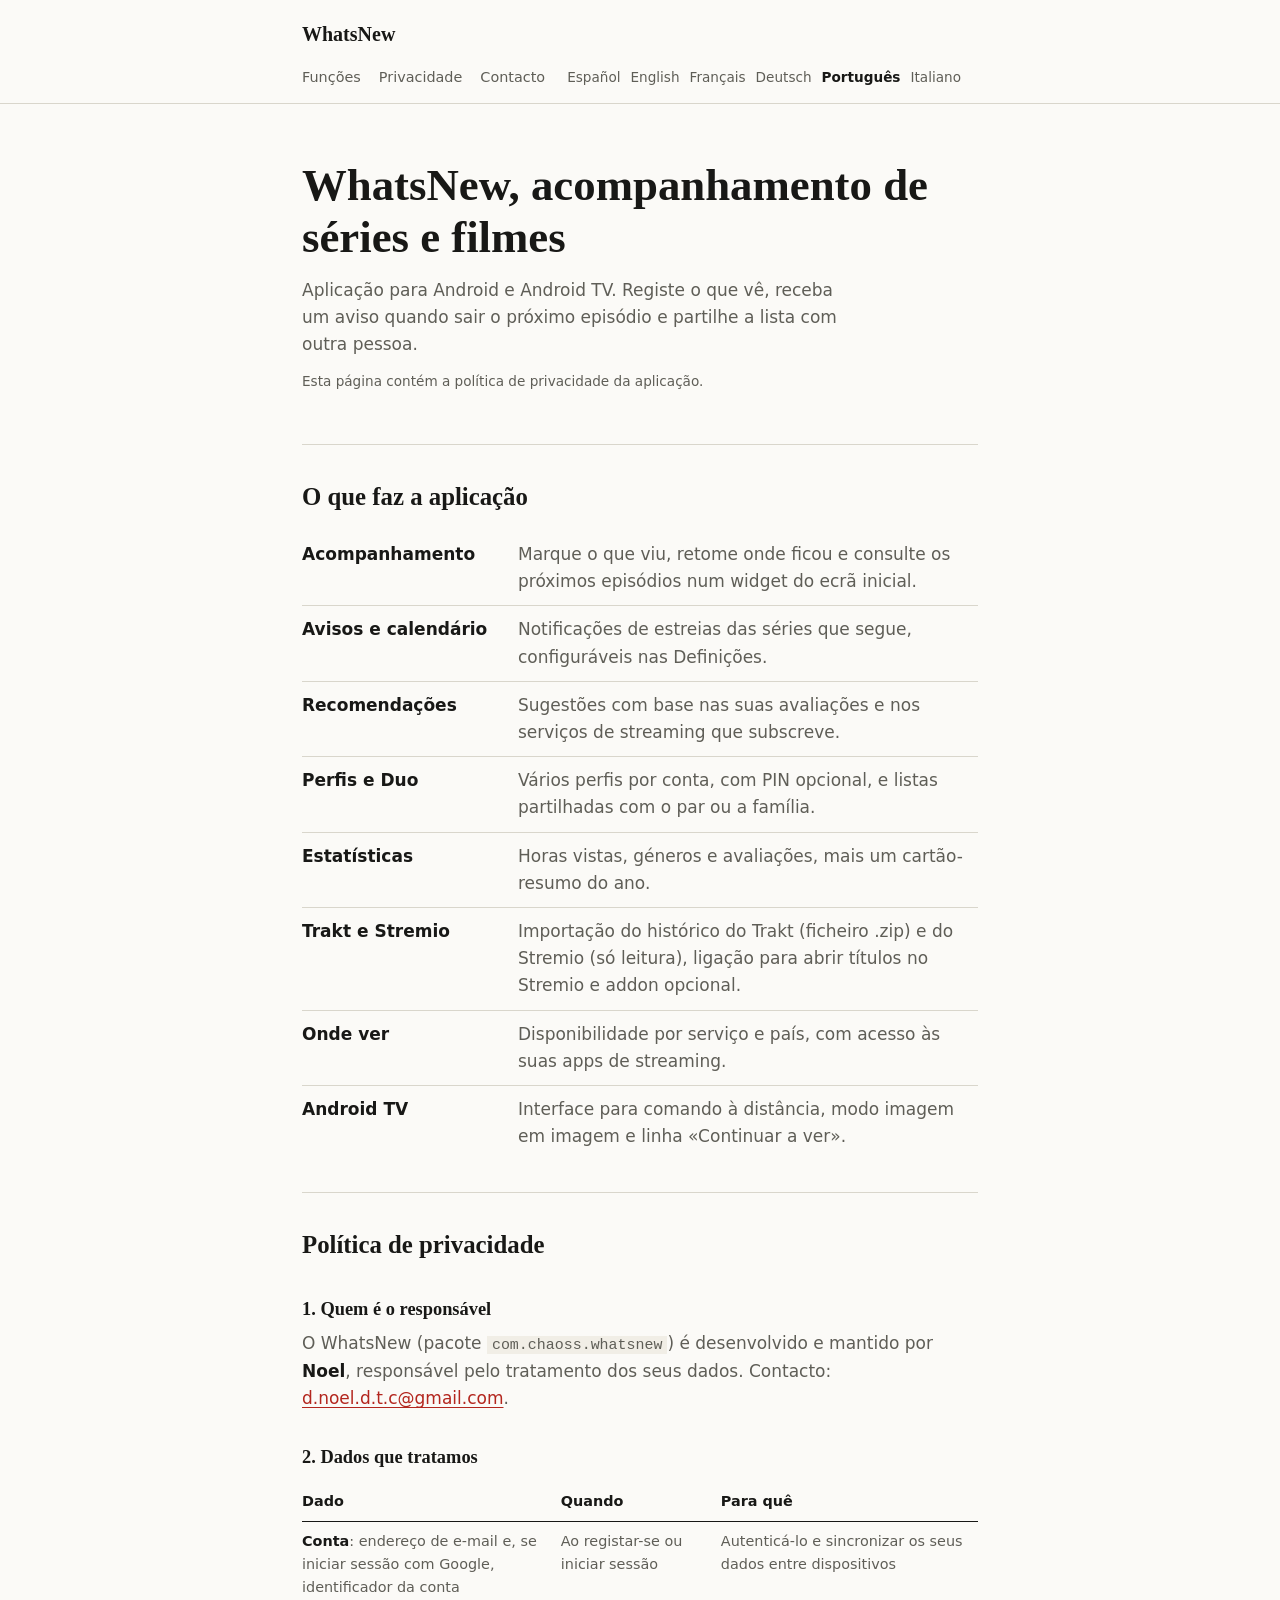
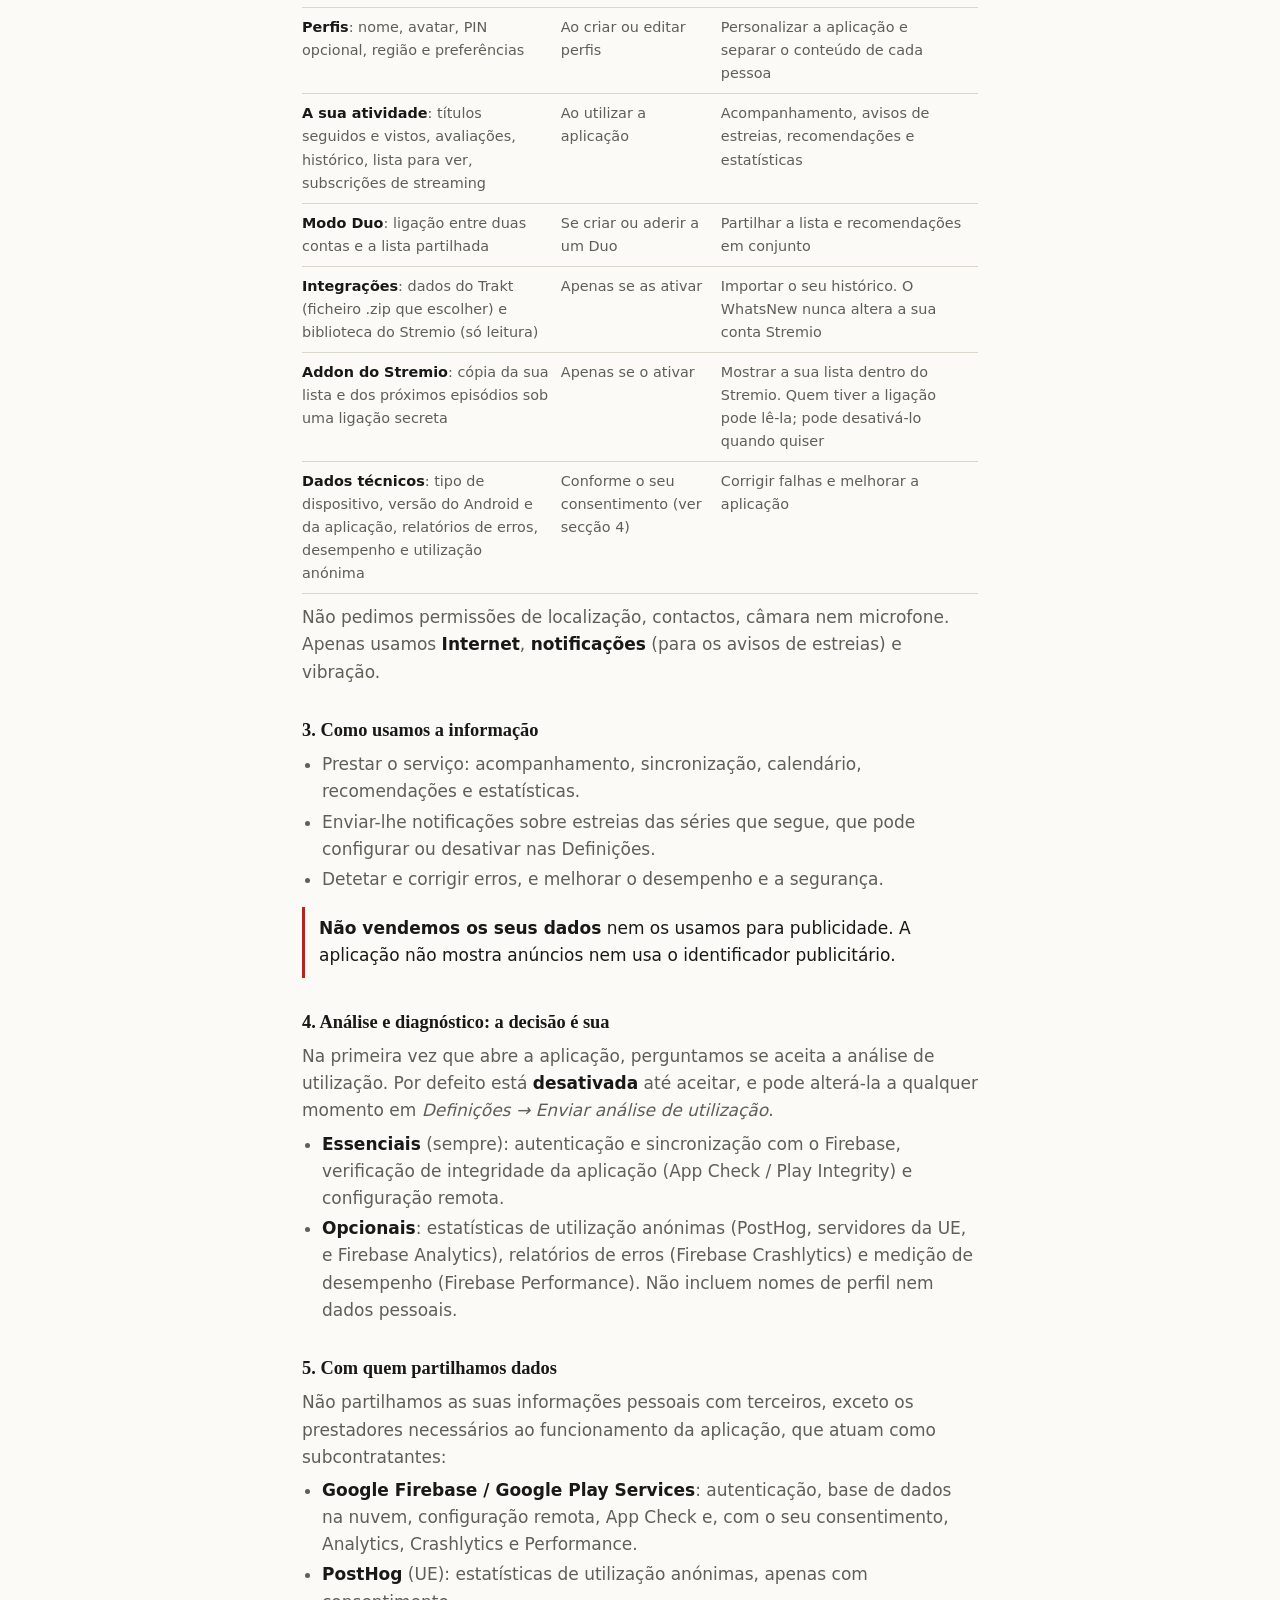
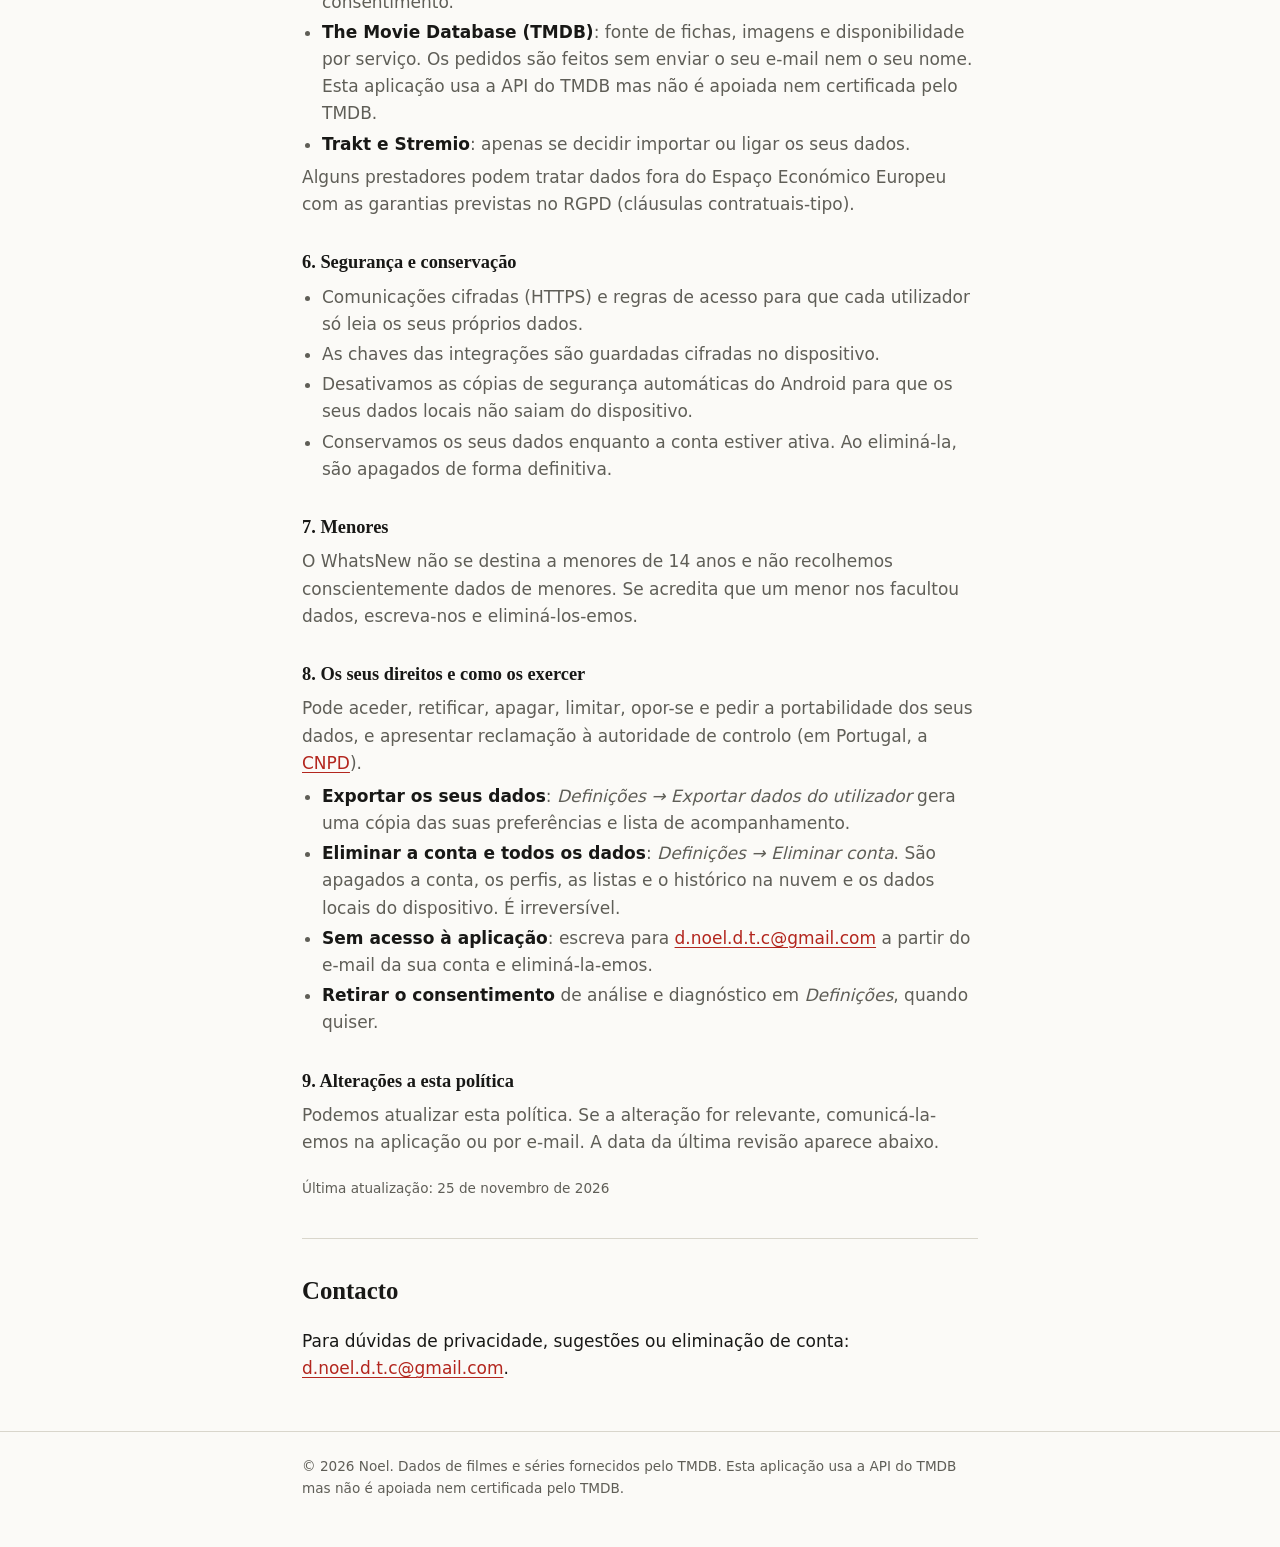
<file: pt/index.html>
<!DOCTYPE html>
<html lang="pt">
<head>
  <meta charset="UTF-8">
  <meta name="viewport" content="width=device-width, initial-scale=1.0">
  <title>WhatsNew · Acompanhamento de séries e filmes</title>
  <meta name="description" content="WhatsNew: acompanhe séries e filmes, receba avisos de estreias e partilhe a sua lista. Política de privacidade.">
  <link rel="alternate" hreflang="es" href="https://noeldtc.github.io/whatsnew/">
  <link rel="alternate" hreflang="en" href="https://noeldtc.github.io/whatsnew/en/">
  <link rel="alternate" hreflang="fr" href="https://noeldtc.github.io/whatsnew/fr/">
  <link rel="alternate" hreflang="de" href="https://noeldtc.github.io/whatsnew/de/">
  <link rel="alternate" hreflang="pt" href="https://noeldtc.github.io/whatsnew/pt/">
  <link rel="alternate" hreflang="it" href="https://noeldtc.github.io/whatsnew/it/">
  <link rel="stylesheet" href="../style.css">
</head>
<body>
  <header class="top">
    <div class="wrap">
      <a class="brand" href="#top">WhatsNew</a>
      <div class="right">
        <nav>
          <a href="#funciones">Funções</a>
          <a href="#privacidad">Privacidade</a>
          <a href="#contacto">Contacto</a>
        </nav>
        <div class="langs" aria-label="Language"><a href="../" hreflang="es" lang="es">Español</a> <a href="../en/" hreflang="en" lang="en">English</a> <a href="../fr/" hreflang="fr" lang="fr">Français</a> <a href="../de/" hreflang="de" lang="de">Deutsch</a> <a href="./" hreflang="pt" lang="pt" aria-current="page">Português</a> <a href="../it/" hreflang="it" lang="it">Italiano</a></div>
      </div>
    </div>
  </header>

  <div class="wrap intro" id="top">
    <h1>WhatsNew, acompanhamento de séries e filmes</h1>
    <p>Aplicação para Android e Android TV. Registe o que vê, receba um aviso quando sair o próximo episódio e partilhe a lista com outra pessoa.</p>
    <p class="meta">Esta página contém a política de privacidade da aplicação.</p>
  </div>

  <main class="wrap">
    <section id="funciones">
      <h2>O que faz a aplicação</h2>
      <dl class="features">
        <div><dt>Acompanhamento</dt><dd>Marque o que viu, retome onde ficou e consulte os próximos episódios num widget do ecrã inicial.</dd></div>
        <div><dt>Avisos e calendário</dt><dd>Notificações de estreias das séries que segue, configuráveis nas Definições.</dd></div>
        <div><dt>Recomendações</dt><dd>Sugestões com base nas suas avaliações e nos serviços de streaming que subscreve.</dd></div>
        <div><dt>Perfis e Duo</dt><dd>Vários perfis por conta, com PIN opcional, e listas partilhadas com o par ou a família.</dd></div>
        <div><dt>Estatísticas</dt><dd>Horas vistas, géneros e avaliações, mais um cartão-resumo do ano.</dd></div>
        <div><dt>Trakt e Stremio</dt><dd>Importação do histórico do Trakt (ficheiro .zip) e do Stremio (só leitura), ligação para abrir títulos no Stremio e addon opcional.</dd></div>
        <div><dt>Onde ver</dt><dd>Disponibilidade por serviço e país, com acesso às suas apps de streaming.</dd></div>
        <div><dt>Android TV</dt><dd>Interface para comando à distância, modo imagem em imagem e linha «Continuar a ver».</dd></div>
      </dl>
    </section>

    <section id="privacidad">
      <h2>Política de privacidade</h2>

      <div class="policy">
        <h3>1. Quem é o responsável</h3>
        <p>O WhatsNew (pacote <code>com.chaoss.whatsnew</code>) é desenvolvido e mantido por <strong>Noel</strong>, responsável pelo tratamento dos seus dados. Contacto: <a href="mailto:d.noel.d.t.c@gmail.com">d.noel.d.t.c@gmail.com</a>.</p>

        <h3>2. Dados que tratamos</h3>
        <div class="table-wrap">
          <table>
            <thead><tr><th>Dado</th><th>Quando</th><th>Para quê</th></tr></thead>
            <tbody>
              <tr><td><strong>Conta</strong>: endereço de e-mail e, se iniciar sessão com Google, identificador da conta</td><td>Ao registar-se ou iniciar sessão</td><td>Autenticá-lo e sincronizar os seus dados entre dispositivos</td></tr>
              <tr><td><strong>Perfis</strong>: nome, avatar, PIN opcional, região e preferências</td><td>Ao criar ou editar perfis</td><td>Personalizar a aplicação e separar o conteúdo de cada pessoa</td></tr>
              <tr><td><strong>A sua atividade</strong>: títulos seguidos e vistos, avaliações, histórico, lista para ver, subscrições de streaming</td><td>Ao utilizar a aplicação</td><td>Acompanhamento, avisos de estreias, recomendações e estatísticas</td></tr>
              <tr><td><strong>Modo Duo</strong>: ligação entre duas contas e a lista partilhada</td><td>Se criar ou aderir a um Duo</td><td>Partilhar a lista e recomendações em conjunto</td></tr>
              <tr><td><strong>Integrações</strong>: dados do Trakt (ficheiro .zip que escolher) e biblioteca do Stremio (só leitura)</td><td>Apenas se as ativar</td><td>Importar o seu histórico. O WhatsNew nunca altera a sua conta Stremio</td></tr>
              <tr><td><strong>Addon do Stremio</strong>: cópia da sua lista e dos próximos episódios sob uma ligação secreta</td><td>Apenas se o ativar</td><td>Mostrar a sua lista dentro do Stremio. Quem tiver a ligação pode lê-la; pode desativá-lo quando quiser</td></tr>
              <tr><td><strong>Dados técnicos</strong>: tipo de dispositivo, versão do Android e da aplicação, relatórios de erros, desempenho e utilização anónima</td><td>Conforme o seu consentimento (ver secção 4)</td><td>Corrigir falhas e melhorar a aplicação</td></tr>
            </tbody>
          </table>
        </div>
        <p>Não pedimos permissões de localização, contactos, câmara nem microfone. Apenas usamos <strong>Internet</strong>, <strong>notificações</strong> (para os avisos de estreias) e vibração.</p>

        <h3>3. Como usamos a informação</h3>
        <ul>
          <li>Prestar o serviço: acompanhamento, sincronização, calendário, recomendações e estatísticas.</li>
          <li>Enviar-lhe notificações sobre estreias das séries que segue, que pode configurar ou desativar nas Definições.</li>
          <li>Detetar e corrigir erros, e melhorar o desempenho e a segurança.</li>
        </ul>
        <div class="note"><p><strong>Não vendemos os seus dados</strong> nem os usamos para publicidade. A aplicação não mostra anúncios nem usa o identificador publicitário.</p></div>

        <h3>4. Análise e diagnóstico: a decisão é sua</h3>
        <p>Na primeira vez que abre a aplicação, perguntamos se aceita a análise de utilização. Por defeito está <strong>desativada</strong> até aceitar, e pode alterá-la a qualquer momento em <em>Definições → Enviar análise de utilização</em>.</p>
        <ul>
          <li><strong>Essenciais</strong> (sempre): autenticação e sincronização com o Firebase, verificação de integridade da aplicação (App Check / Play Integrity) e configuração remota.</li>
          <li><strong>Opcionais</strong>: estatísticas de utilização anónimas (PostHog, servidores da UE, e Firebase Analytics), relatórios de erros (Firebase Crashlytics) e medição de desempenho (Firebase Performance). Não incluem nomes de perfil nem dados pessoais.</li>
        </ul>

        <h3>5. Com quem partilhamos dados</h3>
        <p>Não partilhamos as suas informações pessoais com terceiros, exceto os prestadores necessários ao funcionamento da aplicação, que atuam como subcontratantes:</p>
        <ul>
          <li><strong>Google Firebase / Google Play Services</strong>: autenticação, base de dados na nuvem, configuração remota, App Check e, com o seu consentimento, Analytics, Crashlytics e Performance.</li>
          <li><strong>PostHog</strong> (UE): estatísticas de utilização anónimas, apenas com consentimento.</li>
          <li><strong>The Movie Database (TMDB)</strong>: fonte de fichas, imagens e disponibilidade por serviço. Os pedidos são feitos sem enviar o seu e-mail nem o seu nome. Esta aplicação usa a API do TMDB mas não é apoiada nem certificada pelo TMDB.</li>
          <li><strong>Trakt e Stremio</strong>: apenas se decidir importar ou ligar os seus dados.</li>
        </ul>
        <p>Alguns prestadores podem tratar dados fora do Espaço Económico Europeu com as garantias previstas no RGPD (cláusulas contratuais-tipo).</p>

        <h3>6. Segurança e conservação</h3>
        <ul>
          <li>Comunicações cifradas (HTTPS) e regras de acesso para que cada utilizador só leia os seus próprios dados.</li>
          <li>As chaves das integrações são guardadas cifradas no dispositivo.</li>
          <li>Desativamos as cópias de segurança automáticas do Android para que os seus dados locais não saiam do dispositivo.</li>
          <li>Conservamos os seus dados enquanto a conta estiver ativa. Ao eliminá-la, são apagados de forma definitiva.</li>
        </ul>

        <h3>7. Menores</h3>
        <p>O WhatsNew não se destina a menores de 14 anos e não recolhemos conscientemente dados de menores. Se acredita que um menor nos facultou dados, escreva-nos e eliminá-los-emos.</p>

        <h3 id="derechos">8. Os seus direitos e como os exercer</h3>
        <p>Pode aceder, retificar, apagar, limitar, opor-se e pedir a portabilidade dos seus dados, e apresentar reclamação à autoridade de controlo (em Portugal, a <a href="https://www.cnpd.pt" rel="noopener">CNPD</a>).</p>
        <ul>
          <li><strong>Exportar os seus dados</strong>: <em>Definições → Exportar dados do utilizador</em> gera uma cópia das suas preferências e lista de acompanhamento.</li>
          <li><strong>Eliminar a conta e todos os dados</strong>: <em>Definições → Eliminar conta</em>. São apagados a conta, os perfis, as listas e o histórico na nuvem e os dados locais do dispositivo. É irreversível.</li>
          <li><strong>Sem acesso à aplicação</strong>: escreva para <a href="mailto:d.noel.d.t.c@gmail.com?subject=WhatsNew%20-%20Eliminar%20dados">d.noel.d.t.c@gmail.com</a> a partir do e-mail da sua conta e eliminá-la-emos.</li>
          <li><strong>Retirar o consentimento</strong> de análise e diagnóstico em <em>Definições</em>, quando quiser.</li>
        </ul>

        <h3>9. Alterações a esta política</h3>
        <p>Podemos atualizar esta política. Se a alteração for relevante, comunicá-la-emos na aplicação ou por e-mail. A data da última revisão aparece abaixo.</p>
        <p class="updated">Última atualização: 25 de novembro de 2026</p>
      </div>
    </section>

    <section id="contacto">
      <h2>Contacto</h2>
      <p>Para dúvidas de privacidade, sugestões ou eliminação de conta: <a href="mailto:d.noel.d.t.c@gmail.com">d.noel.d.t.c@gmail.com</a>.</p>
    </section>
  </main>

  <footer>
    <div class="wrap">
      © 2026 Noel. Dados de filmes e séries fornecidos pelo TMDB. Esta aplicação usa a API do TMDB mas não é apoiada nem certificada pelo TMDB.
    </div>
  </footer>
</body>
</html>
</file>
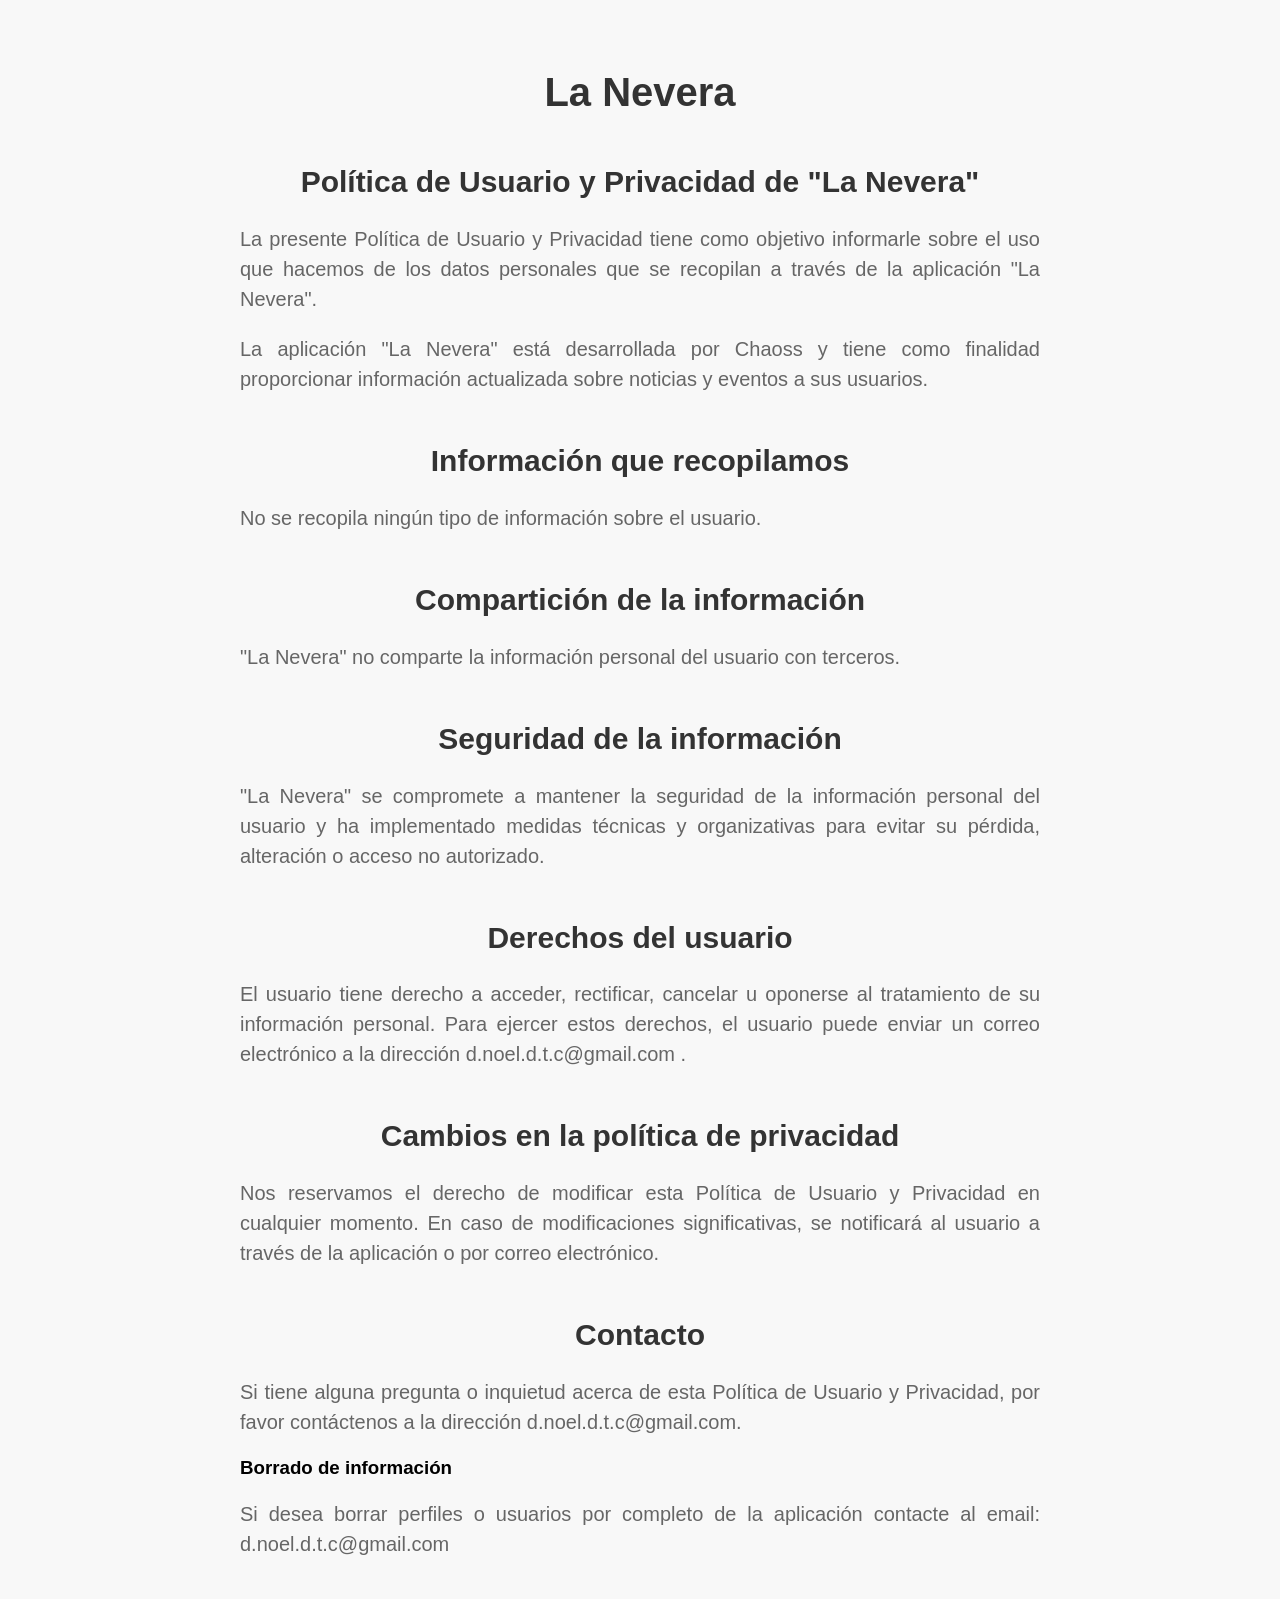
<file: lanevera.html>
<!DOCTYPE html>
<html>
  <head>
    <title>WhatsNew</title>
    <meta charset="UTF-8">
    <meta name="viewport" content="width=device-width, initial-scale=1.0">
    <style>
      body {
        font-family: Arial, sans-serif;
        background-color: #f8f8f8;
        margin: 0;
        padding: 0;
      }
      .container {
        max-width: 800px;
        margin: 0 auto;
        padding: 20px;
      }
      h1 {
        font-size: 40px;
        color: #333;
        text-align: center;
        margin-top: 50px;
      }
      h2 {
        font-size: 30px;
        color: #333;
        text-align: center;
        margin-top: 50px;
      }
      p {
        font-size: 20px;
        color: #666;
        line-height: 1.5;
        text-align: justify;
        margin: 20px 0;
      }
      a {
        color: #333;
        text-decoration: none;
      }
      a:hover {
        text-decoration: underline;
      }
    </style>
  </head>
  <body>
    <div class="container">
      <h1>La Nevera</h1>
      <h2>Política de Usuario y Privacidad de "La Nevera"</h2>
      <p>La presente Política de Usuario y Privacidad tiene como objetivo informarle sobre el uso que hacemos de los datos personales que se recopilan a través de la aplicación "La Nevera".</p>
      <p>La aplicación "La Nevera" está desarrollada por Chaoss y tiene como finalidad proporcionar información actualizada sobre noticias y eventos a sus usuarios. </p>
      <h2>Información que recopilamos</h2>
      <p>No se recopila ningún tipo de información sobre el usuario. </p>
      <h2>Compartición de la información </h2>
      <p>"La Nevera" no comparte la información personal del usuario con terceros. </p>
      <h2>Seguridad de la información </h2>
      <p>"La Nevera" se compromete a mantener la seguridad de la información personal del usuario y ha implementado medidas técnicas y organizativas para evitar su pérdida, alteración o acceso no autorizado. </p>
      <h2>Derechos del usuario </h2>
      <p>El usuario tiene derecho a acceder, rectificar, cancelar u oponerse al tratamiento de su información personal. Para ejercer estos derechos, el usuario puede enviar un correo electrónico a la dirección d.noel.d.t.c@gmail.com . </p>
      <h2>Cambios en la política de privacidad </h2>
      <p>Nos reservamos el derecho de modificar esta Política de Usuario y Privacidad en cualquier momento. En caso de modificaciones significativas, se notificará al usuario a través de la aplicación o por correo electrónico. </p>
      <h2>Contacto</h2>
      <p>Si tiene alguna pregunta o inquietud acerca de esta Política de Usuario y Privacidad, por favor contáctenos a la dirección d.noel.d.t.c@gmail.com. </p>
      <h3>Borrado de información</h3>
      <p>Si desea borrar perfiles o usuarios por completo de la aplicación contacte al email: d.noel.d.t.c@gmail.com</p> 
    </div>
  </body>
</html>
</file>
<file: style.css>
:root {
  --bg: #fbfaf7;
  --text: #181816;
  --muted: #5f5e57;
  --line: #d9d6cc;
  --accent: #b3261e;
  --tint: #f1eee6;
}
@media (prefers-color-scheme: dark) {
  :root {
    --bg: #121211;
    --text: #ecebe4;
    --muted: #a3a197;
    --line: #33322d;
    --accent: #ef6a5e;
    --tint: #1b1b19;
  }
}
* { box-sizing: border-box; }
html { scroll-behavior: smooth; }
body {
  margin: 0;
  font: 17px/1.6 system-ui, "Segoe UI", Roboto, sans-serif;
  background: var(--bg);
  color: var(--text);
}
a { color: var(--accent); text-underline-offset: 3px; }
.wrap { max-width: 720px; margin: 0 auto; padding: 0 22px; }
h1, h2, h3, .brand { font-family: Georgia, "Iowan Old Style", "Times New Roman", serif; font-weight: 700; }

header.top { border-bottom: 1px solid var(--line); }
header.top .wrap { display: flex; justify-content: space-between; align-items: baseline; padding-top: 18px; padding-bottom: 14px; gap: 16px; flex-wrap: wrap; }
.brand { font-size: 1.25rem; color: var(--text); text-decoration: none; }
header.top nav { display: flex; gap: 18px; font-size: .9rem; }
header.top nav a { color: var(--muted); text-decoration: none; }
header.top nav a:hover { color: var(--accent); }

.intro { padding-top: 56px; padding-bottom: 40px; }
.intro h1 { font-size: clamp(2rem, 5vw, 2.8rem); line-height: 1.15; margin: 0 0 14px; }
.intro p { margin: 0 0 12px; max-width: 560px; color: var(--muted); }
.meta { font-size: .85rem; }

section { padding: 32px 0; border-top: 1px solid var(--line); }
h2 { font-size: 1.55rem; margin: 0 0 14px; }

dl.features { margin: 0; }
dl.features div { display: grid; grid-template-columns: 200px 1fr; gap: 16px; padding: 10px 0; border-bottom: 1px solid var(--line); }
dl.features div:last-child { border-bottom: 0; }
dt { font-weight: 600; }
dd { margin: 0; color: var(--muted); }

.policy h3 { font-size: 1.15rem; margin: 30px 0 6px; }
.policy p, .policy li { color: var(--muted); }
.policy p { margin: 6px 0; }
.policy ul { padding-left: 20px; margin: 6px 0; }
.policy li { margin: 3px 0; }
.policy strong { color: var(--text); }
.note { border-left: 3px solid var(--accent); padding: 2px 0 2px 14px; margin: 14px 0; }
.note p { color: var(--text); }
.table-wrap { overflow-x: auto; margin: 10px 0; }
table { border-collapse: collapse; width: 100%; font-size: .9rem; min-width: 560px; }
th, td { text-align: left; padding: 8px 12px 8px 0; border-bottom: 1px solid var(--line); vertical-align: top; }
th { font-weight: 600; border-bottom-color: var(--text); }
td { color: var(--muted); }
td strong { color: var(--text); }
code { background: var(--tint); padding: 1px 5px; font-size: .88em; }
.updated { font-size: .85rem; margin-top: 22px !important; }

footer { border-top: 1px solid var(--line); padding: 24px 0 48px; font-size: .85rem; color: var(--muted); }
@media (max-width: 640px) {
  dl.features div { grid-template-columns: 1fr; gap: 0; }
  .intro { padding-top: 36px; padding-bottom: 28px; }
}
header.top .right { display: flex; gap: 22px; align-items: baseline; flex-wrap: wrap; }
.langs { display: flex; gap: 10px; font-size: .85rem; }
.langs a { color: var(--muted); text-decoration: none; }
.langs a:hover { color: var(--accent); }
.langs a[aria-current] { color: var(--text); font-weight: 700; }
</file>
